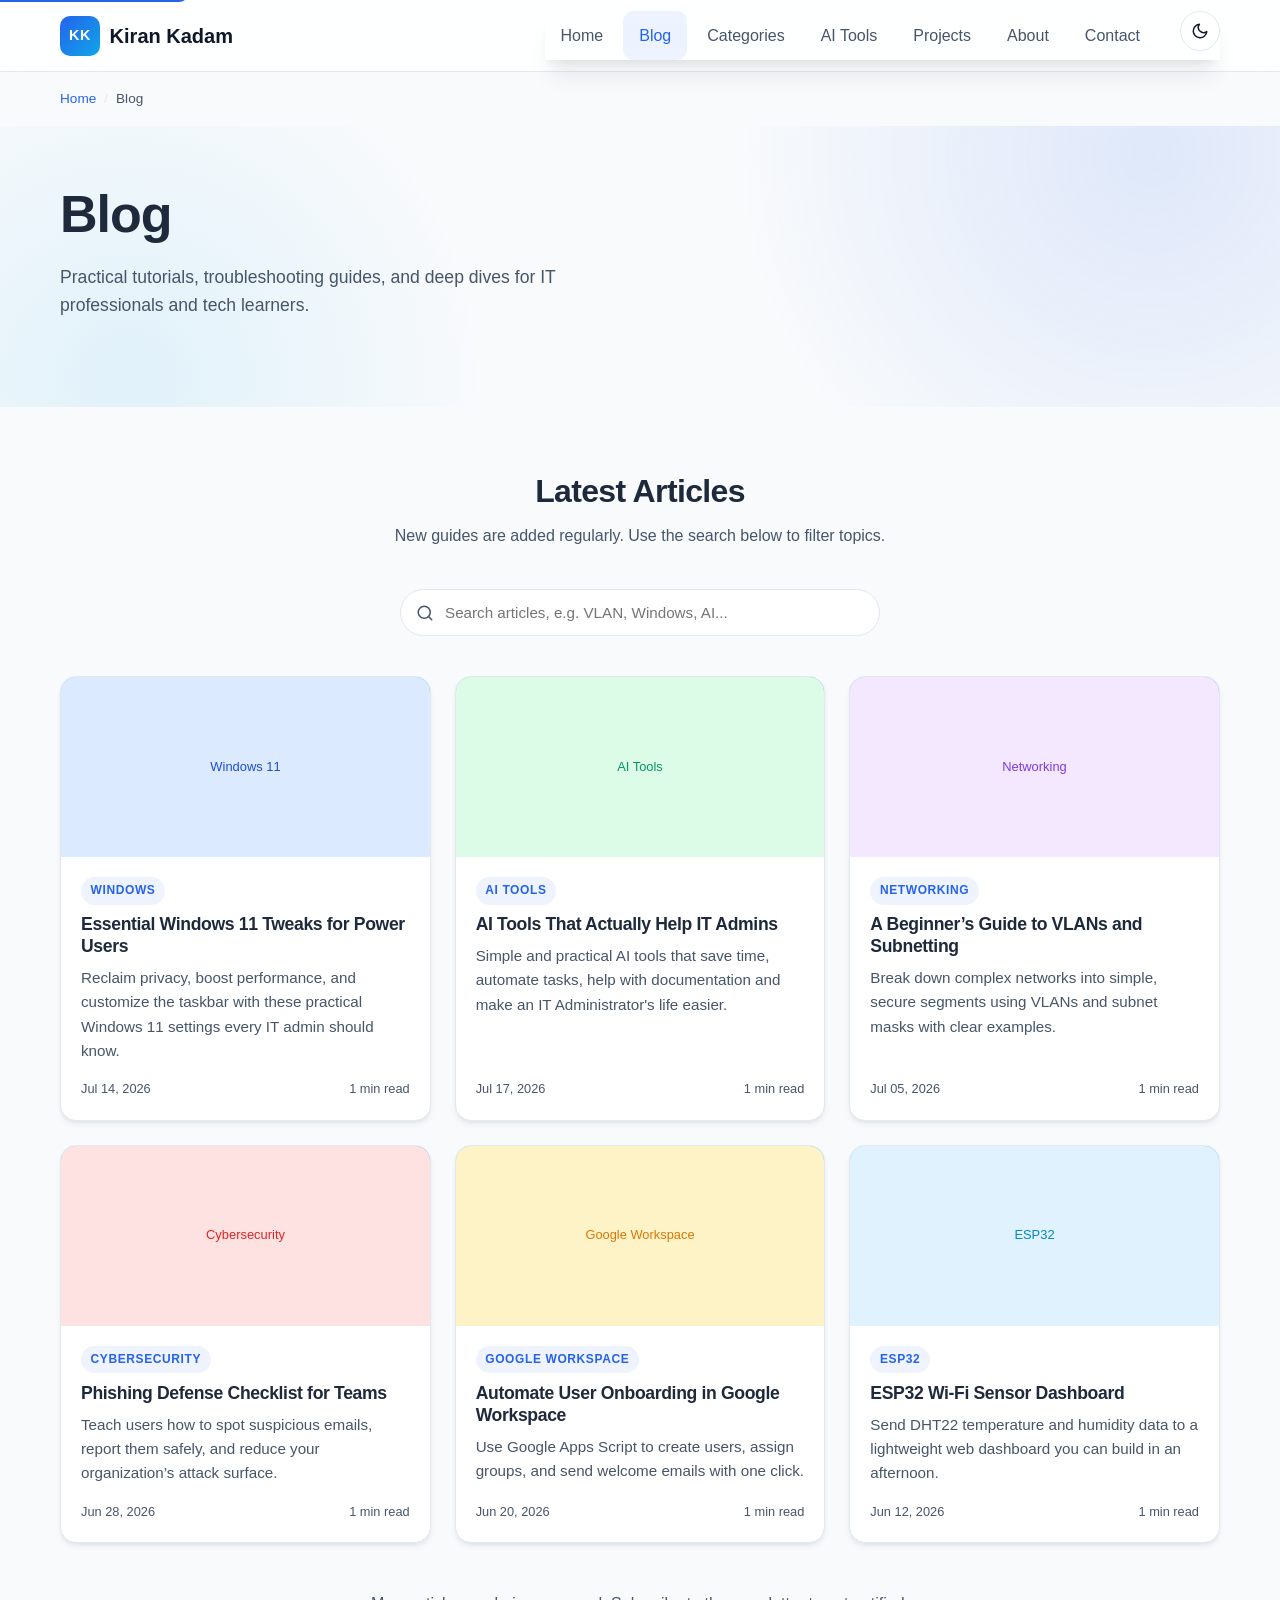
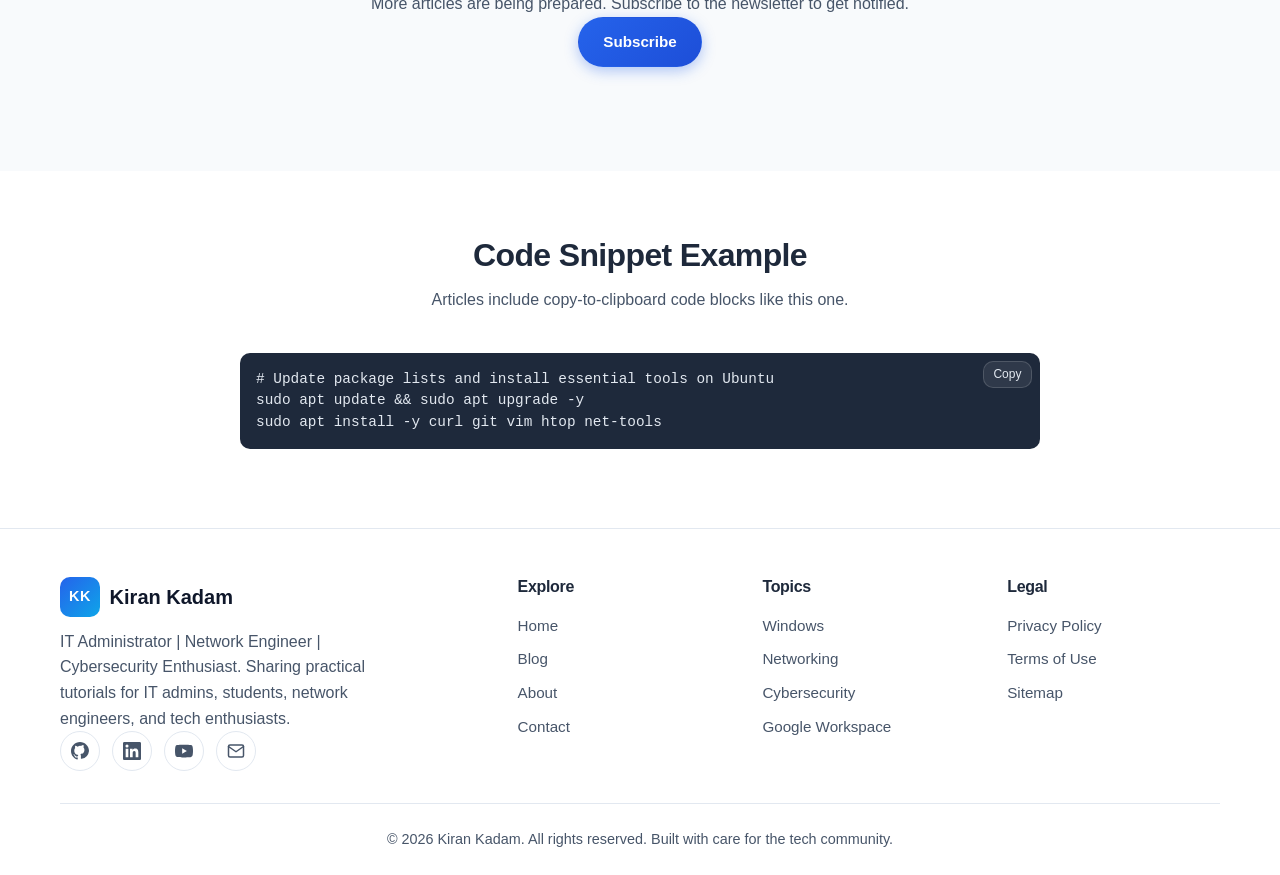
<file: blog.html>
<!DOCTYPE html>
<html lang="en">
<head>
  <meta charset="UTF-8">
  <meta name="viewport" content="width=device-width, initial-scale=1.0">
  <meta http-equiv="X-UA-Compatible" content="IE=edge">

  <script>
    (function () {
      const stored = localStorage.getItem("theme");
      const prefersDark = window.matchMedia("(prefers-color-scheme: dark)").matches;
      document.documentElement.setAttribute("data-theme", stored || (prefersDark ? "dark" : "light"));
    })();
  </script>

  <title>Blog | Kiran Kadam — Tech Tutorials & Guides</title>
  <meta name="description" content="Read the latest tutorials on Windows, networking, cybersecurity, AI tools, Google Workspace, ESP32 projects, and more from Kiran Kadam.">
  <meta name="author" content="Kiran Kadam">
  <meta name="robots" content="index, follow">
  <link rel="canonical" href="https://kirankadam.in/blog.html">

  <meta property="og:type" content="blog">
  <meta property="og:site_name" content="Kiran Kadam">
  <meta property="og:title" content="Blog | Kiran Kadam — Tech Tutorials & Guides">
  <meta property="og:description" content="Read the latest tutorials on Windows, networking, cybersecurity, AI tools, Google Workspace, ESP32 projects, and more.">
  <meta property="og:url" content="https://kirankadam.in/blog.html">
  <meta property="og:image" content="https://kirankadam.in/images/og-home.svg">

  <meta name="twitter:card" content="summary_large_image">
  <meta name="twitter:title" content="Blog | Kiran Kadam — Tech Tutorials & Guides">
  <meta name="twitter:description" content="Read the latest tutorials on Windows, networking, cybersecurity, AI tools, Google Workspace, ESP32 projects, and more.">
  <meta name="twitter:image" content="https://kirankadam.in/images/og-home.svg">

  <link rel="icon" type="image/svg+xml" href="images/favicon.svg">
  <link rel="stylesheet" href="css/style.css">
</head>
<body>
  <a href="#main-content" class="skip-link">Skip to main content</a>

  <header id="site-header" class="site-header"></header>

  <main id="main-content">
    <nav class="breadcrumbs" aria-label="Breadcrumb">
      <div class="container">
        <ol>
          <li><a href="index.html">Home</a></li>
          <li aria-current="page">Blog</li>
        </ol>
      </div>
    </nav>

    <section class="hero" aria-labelledby="blog-title">
      <div class="hero-bg"></div>
      <div class="container">
        <div class="section-header reveal" style="text-align:left; margin:0; max-width:720px;">
          <h1 id="blog-title" class="hero-title">Blog</h1>
          <p class="hero-subtitle">Practical tutorials, troubleshooting guides, and deep dives for IT professionals and tech learners.</p>
        </div>
      </div>
    </section>

    <section class="section" aria-labelledby="articles-title">
      <div class="container">
        <div class="section-header reveal">
          <h2 id="articles-title" class="section-title">Latest Articles</h2>
          <p class="section-subtitle">New guides are added regularly. Use the search below to filter topics.</p>
        </div>

        <div class="hero-search" style="max-width: 480px; margin: 0 auto 2.5rem;" role="search" aria-label="Filter articles">
          <svg class="search-icon" width="18" height="18" viewBox="0 0 24 24" fill="none" stroke="currentColor" stroke-width="2" stroke-linecap="round" stroke-linejoin="round" aria-hidden="true"><circle cx="11" cy="11" r="8"/><line x1="21" y1="21" x2="16.65" y2="16.65"/></svg>
          <input type="search" id="hero-search" placeholder="Search articles, e.g. VLAN, Windows, AI..." aria-label="Filter articles">
        </div>

        <div class="article-grid">
          <article class="article-card reveal" data-search="Windows 11 tweaks power users privacy performance" data-reading-time>
            <img src="data:image/svg+xml,%3Csvg xmlns='http://www.w3.org/2000/svg' width='800' height='450'%3E%3Crect width='800' height='450' fill='%23dbeafe'/%3E%3Ctext x='50%25' y='50%25' dominant-baseline='middle' text-anchor='middle' font-family='sans-serif' font-size='28' fill='%231d4ed8'%3EWindows 11%3C/text%3E%3C/svg%3E" alt="Windows 11 guide placeholder" class="article-thumb" width="800" height="450" loading="lazy">
            <div class="article-body">
              <span class="article-tag">Windows</span>
              <h3 class="article-title"><a href="posts/essential-windows-11-tweaks.html">Essential Windows 11 Tweaks for Power Users</a></h3>
              <p class="article-excerpt">Reclaim privacy, boost performance, and customize the taskbar with these practical Windows 11 settings every IT admin should know.</p>
              <div class="article-meta">
                <span>Jul 14, 2026</span>
                <span class="reading-time">5 min read</span>
              </div>
            </div>
          </article>

          <article class="article-card reveal" data-search="AI tools IT administrators automation documentation" data-reading-time>
            <img src="data:image/svg+xml,%3Csvg xmlns='http://www.w3.org/2000/svg' width='800' height='450'%3E%3Crect width='800' height='450' fill='%23dcfce7'/%3E%3Ctext x='50%25' y='50%25' dominant-baseline='middle' text-anchor='middle' font-family='sans-serif' font-size='28' fill='%23059669'%3EAI Tools%3C/text%3E%3C/svg%3E" alt="AI tools guide placeholder" class="article-thumb" width="800" height="450" loading="lazy">
            <div class="article-body">
              <span class="article-tag">AI Tools</span>
              <h3 class="article-title"><a href="posts/ai-tools-that-actually-help-it-admins.html">AI Tools That Actually Help IT Admins</a></h3>
              <p class="article-excerpt">Simple and practical AI tools that save time, automate tasks, help with documentation and make an IT Administrator's life easier.</p>
              <div class="article-meta">
                <span>Jul 17, 2026</span>
                <span class="reading-time">7 min read</span>
              </div>
            </div>
          </article>

          <article class="article-card reveal" data-search="VLAN subnetting beginner networking CCNA" data-reading-time>
            <img src="data:image/svg+xml,%3Csvg xmlns='http://www.w3.org/2000/svg' width='800' height='450'%3E%3Crect width='800' height='450' fill='%23f3e8ff'/%3E%3Ctext x='50%25' y='50%25' dominant-baseline='middle' text-anchor='middle' font-family='sans-serif' font-size='28' fill='%237c3aed'%3ENetworking%3C/text%3E%3C/svg%3E" alt="Networking guide placeholder" class="article-thumb" width="800" height="450" loading="lazy">
            <div class="article-body">
              <span class="article-tag">Networking</span>
              <h3 class="article-title"><a href="#">A Beginner’s Guide to VLANs and Subnetting</a></h3>
              <p class="article-excerpt">Break down complex networks into simple, secure segments using VLANs and subnet masks with clear examples.</p>
              <div class="article-meta">
                <span>Jul 05, 2026</span>
                <span class="reading-time">9 min read</span>
              </div>
            </div>
          </article>

          <article class="article-card reveal" data-search="phishing defense checklist security awareness" data-reading-time>
            <img src="data:image/svg+xml,%3Csvg xmlns='http://www.w3.org/2000/svg' width='800' height='450'%3E%3Crect width='800' height='450' fill='%23fee2e2'/%3E%3Ctext x='50%25' y='50%25' dominant-baseline='middle' text-anchor='middle' font-family='sans-serif' font-size='28' fill='%23dc2626'%3ECybersecurity%3C/text%3E%3C/svg%3E" alt="Cybersecurity guide placeholder" class="article-thumb" width="800" height="450" loading="lazy">
            <div class="article-body">
              <span class="article-tag">Cybersecurity</span>
              <h3 class="article-title"><a href="#">Phishing Defense Checklist for Teams</a></h3>
              <p class="article-excerpt">Teach users how to spot suspicious emails, report them safely, and reduce your organization’s attack surface.</p>
              <div class="article-meta">
                <span>Jun 28, 2026</span>
                <span class="reading-time">6 min read</span>
              </div>
            </div>
          </article>

          <article class="article-card reveal" data-search="Google Workspace onboarding automation Apps Script" data-reading-time>
            <img src="data:image/svg+xml,%3Csvg xmlns='http://www.w3.org/2000/svg' width='800' height='450'%3E%3Crect width='800' height='450' fill='%23fef3c7'/%3E%3Ctext x='50%25' y='50%25' dominant-baseline='middle' text-anchor='middle' font-family='sans-serif' font-size='28' fill='%23d97706'%3EGoogle Workspace%3C/text%3E%3C/svg%3E" alt="Google Workspace guide placeholder" class="article-thumb" width="800" height="450" loading="lazy">
            <div class="article-body">
              <span class="article-tag">Google Workspace</span>
              <h3 class="article-title"><a href="#">Automate User Onboarding in Google Workspace</a></h3>
              <p class="article-excerpt">Use Google Apps Script to create users, assign groups, and send welcome emails with one click.</p>
              <div class="article-meta">
                <span>Jun 20, 2026</span>
                <span class="reading-time">8 min read</span>
              </div>
            </div>
          </article>

          <article class="article-card reveal" data-search="ESP32 Wi-Fi sensor dashboard IoT DHT22" data-reading-time>
            <img src="data:image/svg+xml,%3Csvg xmlns='http://www.w3.org/2000/svg' width='800' height='450'%3E%3Crect width='800' height='450' fill='%23e0f2fe'/%3E%3Ctext x='50%25' y='50%25' dominant-baseline='middle' text-anchor='middle' font-family='sans-serif' font-size='28' fill='%230287c7'%3EESP32%3C/text%3E%3C/svg%3E" alt="ESP32 project placeholder" class="article-thumb" width="800" height="450" loading="lazy">
            <div class="article-body">
              <span class="article-tag">ESP32</span>
              <h3 class="article-title"><a href="#">ESP32 Wi-Fi Sensor Dashboard</a></h3>
              <p class="article-excerpt">Send DHT22 temperature and humidity data to a lightweight web dashboard you can build in an afternoon.</p>
              <div class="article-meta">
                <span>Jun 12, 2026</span>
                <span class="reading-time">11 min read</span>
              </div>
            </div>
          </article>
        </div>

        <div class="section-header reveal" style="margin-top: 3rem;">
          <p class="section-subtitle">More articles are being prepared. Subscribe to the newsletter to get notified.</p>
          <a href="index.html#newsletter-title" class="btn btn-primary">Subscribe</a>
        </div>
      </div>
    </section>

    <section class="section" aria-labelledby="code-demo-title" style="background: var(--surface-elevated);">
      <div class="container">
        <div class="section-header reveal">
          <h2 id="code-demo-title" class="section-title">Code Snippet Example</h2>
          <p class="section-subtitle">Articles include copy-to-clipboard code blocks like this one.</p>
        </div>
        <div class="reveal" style="max-width: 800px; margin: 0 auto;">
          <pre><code class="language-bash"># Update package lists and install essential tools on Ubuntu
sudo apt update && sudo apt upgrade -y
sudo apt install -y curl git vim htop net-tools</code><button type="button" class="copy-code">Copy</button></pre>
        </div>
      </div>
    </section>
  </main>

  <footer id="site-footer" class="site-footer"></footer>

  <button type="button" id="back-to-top" class="back-to-top" aria-label="Back to top" title="Back to top">
    <svg width="20" height="20" viewBox="0 0 24 24" fill="none" stroke="currentColor" stroke-width="2" stroke-linecap="round" stroke-linejoin="round" aria-hidden="true"><polyline points="18 15 12 9 6 15"/></svg>
  </button>

  <script src="js/script.js" defer></script>

  <script type="application/ld+json">
    {
      "@context": "https://schema.org",
      "@type": "Blog",
      "@id": "https://kirankadam.in/#blog",
      "url": "https://kirankadam.in/blog.html",
      "name": "Kiran Kadam Blog",
      "description": "Practical tutorials and guides for IT administrators, network engineers, cybersecurity learners, and tech enthusiasts.",
      "publisher": {
        "@id": "https://kirankadam.in/#person"
      }
    }
  </script>
</body>
</html>
</file>
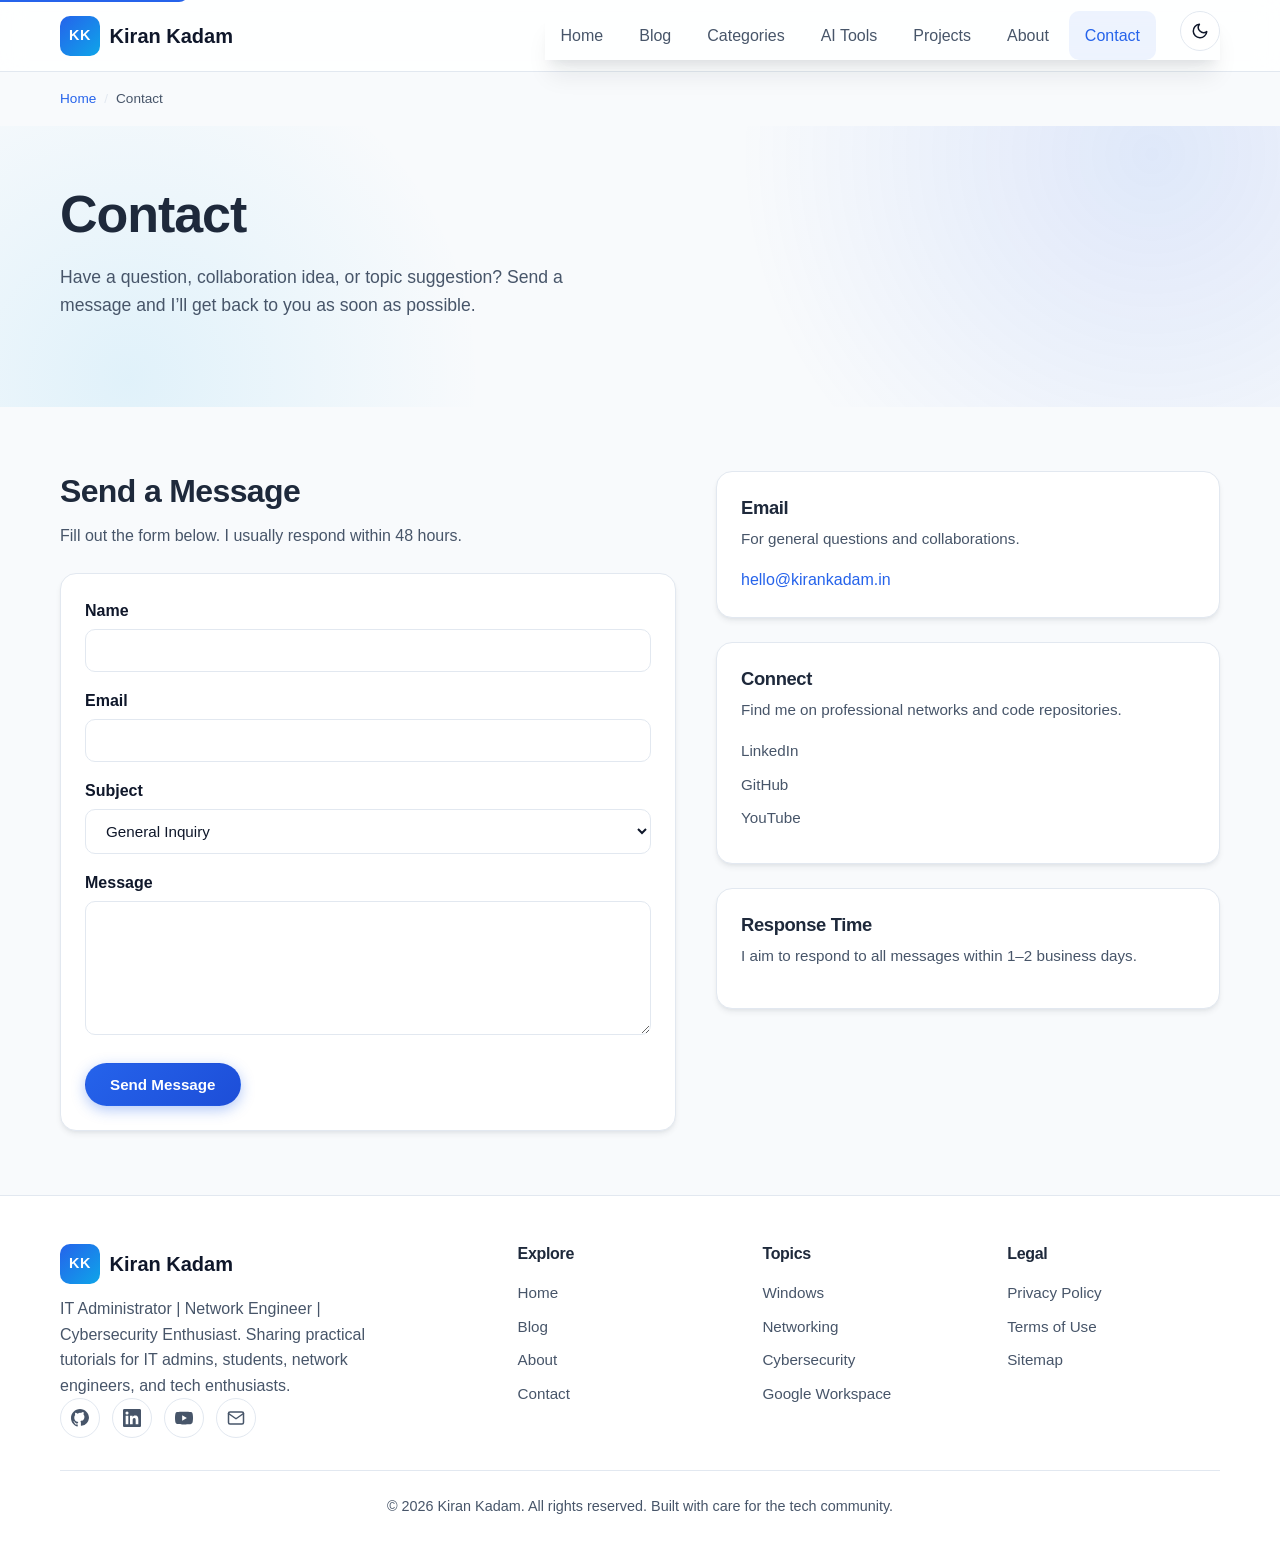
<file: contact.html>
<!DOCTYPE html>
<html lang="en">
<head>
  <meta charset="UTF-8">
  <meta name="viewport" content="width=device-width, initial-scale=1.0">
  <meta http-equiv="X-UA-Compatible" content="IE=edge">

  <script>
    (function () {
      const stored = localStorage.getItem("theme");
      const prefersDark = window.matchMedia("(prefers-color-scheme: dark)").matches;
      document.documentElement.setAttribute("data-theme", stored || (prefersDark ? "dark" : "light"));
    })();
  </script>

  <title>Contact | Kiran Kadam</title>
  <meta name="description" content="Get in touch with Kiran Kadam for collaborations, questions, or topic suggestions on IT administration, networking, cybersecurity, AI, and IoT.">
  <meta name="author" content="Kiran Kadam">
  <meta name="robots" content="index, follow">
  <link rel="canonical" href="https://kirankadam.in/contact.html">

  <meta property="og:type" content="website">
  <meta property="og:site_name" content="Kiran Kadam">
  <meta property="og:title" content="Contact | Kiran Kadam">
  <meta property="og:description" content="Get in touch with Kiran Kadam for collaborations, questions, or topic suggestions.">
  <meta property="og:url" content="https://kirankadam.in/contact.html">
  <meta property="og:image" content="https://kirankadam.in/images/og-home.svg">

  <meta name="twitter:card" content="summary_large_image">
  <meta name="twitter:title" content="Contact | Kiran Kadam">
  <meta name="twitter:description" content="Get in touch with Kiran Kadam for collaborations, questions, or topic suggestions.">
  <meta name="twitter:image" content="https://kirankadam.in/images/og-home.svg">

  <link rel="icon" type="image/svg+xml" href="images/favicon.svg">
  <link rel="stylesheet" href="css/style.css">
</head>
<body>
  <a href="#main-content" class="skip-link">Skip to main content</a>

  <header id="site-header" class="site-header"></header>

  <main id="main-content">
    <nav class="breadcrumbs" aria-label="Breadcrumb">
      <div class="container">
        <ol>
          <li><a href="index.html">Home</a></li>
          <li aria-current="page">Contact</li>
        </ol>
      </div>
    </nav>

    <section class="hero" aria-labelledby="contact-title">
      <div class="hero-bg"></div>
      <div class="container">
        <div class="section-header reveal" style="text-align:left; margin:0; max-width:720px;">
          <h1 id="contact-title" class="hero-title">Contact</h1>
          <p class="hero-subtitle">Have a question, collaboration idea, or topic suggestion? Send a message and I’ll get back to you as soon as possible.</p>
        </div>
      </div>
    </section>

    <section class="section" aria-labelledby="form-title">
      <div class="container">
        <div class="hero-grid" style="align-items:stretch;">
          <div class="reveal">
            <h2 id="form-title" class="section-title" style="text-align:left;">Send a Message</h2>
            <p style="margin-bottom:1.5rem;">Fill out the form below. I usually respond within 48 hours.</p>

            <form class="card" action="#" method="post" aria-label="Contact form">
              <div class="form-group" style="margin-bottom:1rem;">
                <label for="name" style="display:block; margin-bottom:0.35rem; font-weight:600;">Name</label>
                <input type="text" id="name" name="name" required style="width:100%; padding:0.75rem 1rem; border:1px solid var(--border); border-radius:var(--radius-sm); background:var(--surface); color:var(--text); font-size:0.95rem;">
              </div>
              <div class="form-group" style="margin-bottom:1rem;">
                <label for="email" style="display:block; margin-bottom:0.35rem; font-weight:600;">Email</label>
                <input type="email" id="email" name="email" required style="width:100%; padding:0.75rem 1rem; border:1px solid var(--border); border-radius:var(--radius-sm); background:var(--surface); color:var(--text); font-size:0.95rem;">
              </div>
              <div class="form-group" style="margin-bottom:1rem;">
                <label for="subject" style="display:block; margin-bottom:0.35rem; font-weight:600;">Subject</label>
                <select id="subject" name="subject" style="width:100%; padding:0.75rem 1rem; border:1px solid var(--border); border-radius:var(--radius-sm); background:var(--surface); color:var(--text); font-size:0.95rem;">
                  <option value="general">General Inquiry</option>
                  <option value="collab">Collaboration</option>
                  <option value="topic">Topic Suggestion</option>
                  <option value="support">Support</option>
                </select>
              </div>
              <div class="form-group" style="margin-bottom:1.25rem;">
                <label for="message" style="display:block; margin-bottom:0.35rem; font-weight:600;">Message</label>
                <textarea id="message" name="message" rows="6" required style="width:100%; padding:0.75rem 1rem; border:1px solid var(--border); border-radius:var(--radius-sm); background:var(--surface); color:var(--text); font-size:0.95rem; resize:vertical;"></textarea>
              </div>
              <button type="submit" class="btn btn-primary">Send Message</button>
            </form>
          </div>

          <div class="reveal" style="display:flex; flex-direction:column; gap:1.5rem;">
            <div class="card">
              <h3 class="card-title">Email</h3>
              <p class="card-text">For general questions and collaborations.</p>
              <a href="mailto:hello@kirankadam.in">hello@kirankadam.in</a>
            </div>
            <div class="card">
              <h3 class="card-title">Connect</h3>
              <p class="card-text">Find me on professional networks and code repositories.</p>
              <ul class="footer-links" style="margin-top:0.75rem;">
                <li><a href="https://www.linkedin.com/in/kirankadam" target="_blank" rel="noopener noreferrer">LinkedIn</a></li>
                <li><a href="https://github.com/kirankadam" target="_blank" rel="noopener noreferrer">GitHub</a></li>
                <li><a href="#">YouTube</a></li>
              </ul>
            </div>
            <div class="card">
              <h3 class="card-title">Response Time</h3>
              <p class="card-text">I aim to respond to all messages within 1–2 business days.</p>
            </div>
          </div>
        </div>
      </div>
    </section>
  </main>

  <footer id="site-footer" class="site-footer"></footer>

  <button type="button" id="back-to-top" class="back-to-top" aria-label="Back to top" title="Back to top">
    <svg width="20" height="20" viewBox="0 0 24 24" fill="none" stroke="currentColor" stroke-width="2" stroke-linecap="round" stroke-linejoin="round" aria-hidden="true"><polyline points="18 15 12 9 6 15"/></svg>
  </button>

  <script src="js/script.js" defer></script>

  <script type="application/ld+json">
    {
      "@context": "https://schema.org",
      "@type": "ContactPage",
      "name": "Contact Kiran Kadam",
      "url": "https://kirankadam.in/contact.html",
      "mainEntity": {
        "@type": "Person",
        "@id": "https://kirankadam.in/#person",
        "name": "Kiran Kadam",
        "email": "mailto:hello@kirankadam.in",
        "sameAs": [
          "https://github.com/kirankadam",
          "https://www.linkedin.com/in/kirankadam"
        ]
      }
    }
  </script>
</body>
</html>
</file>
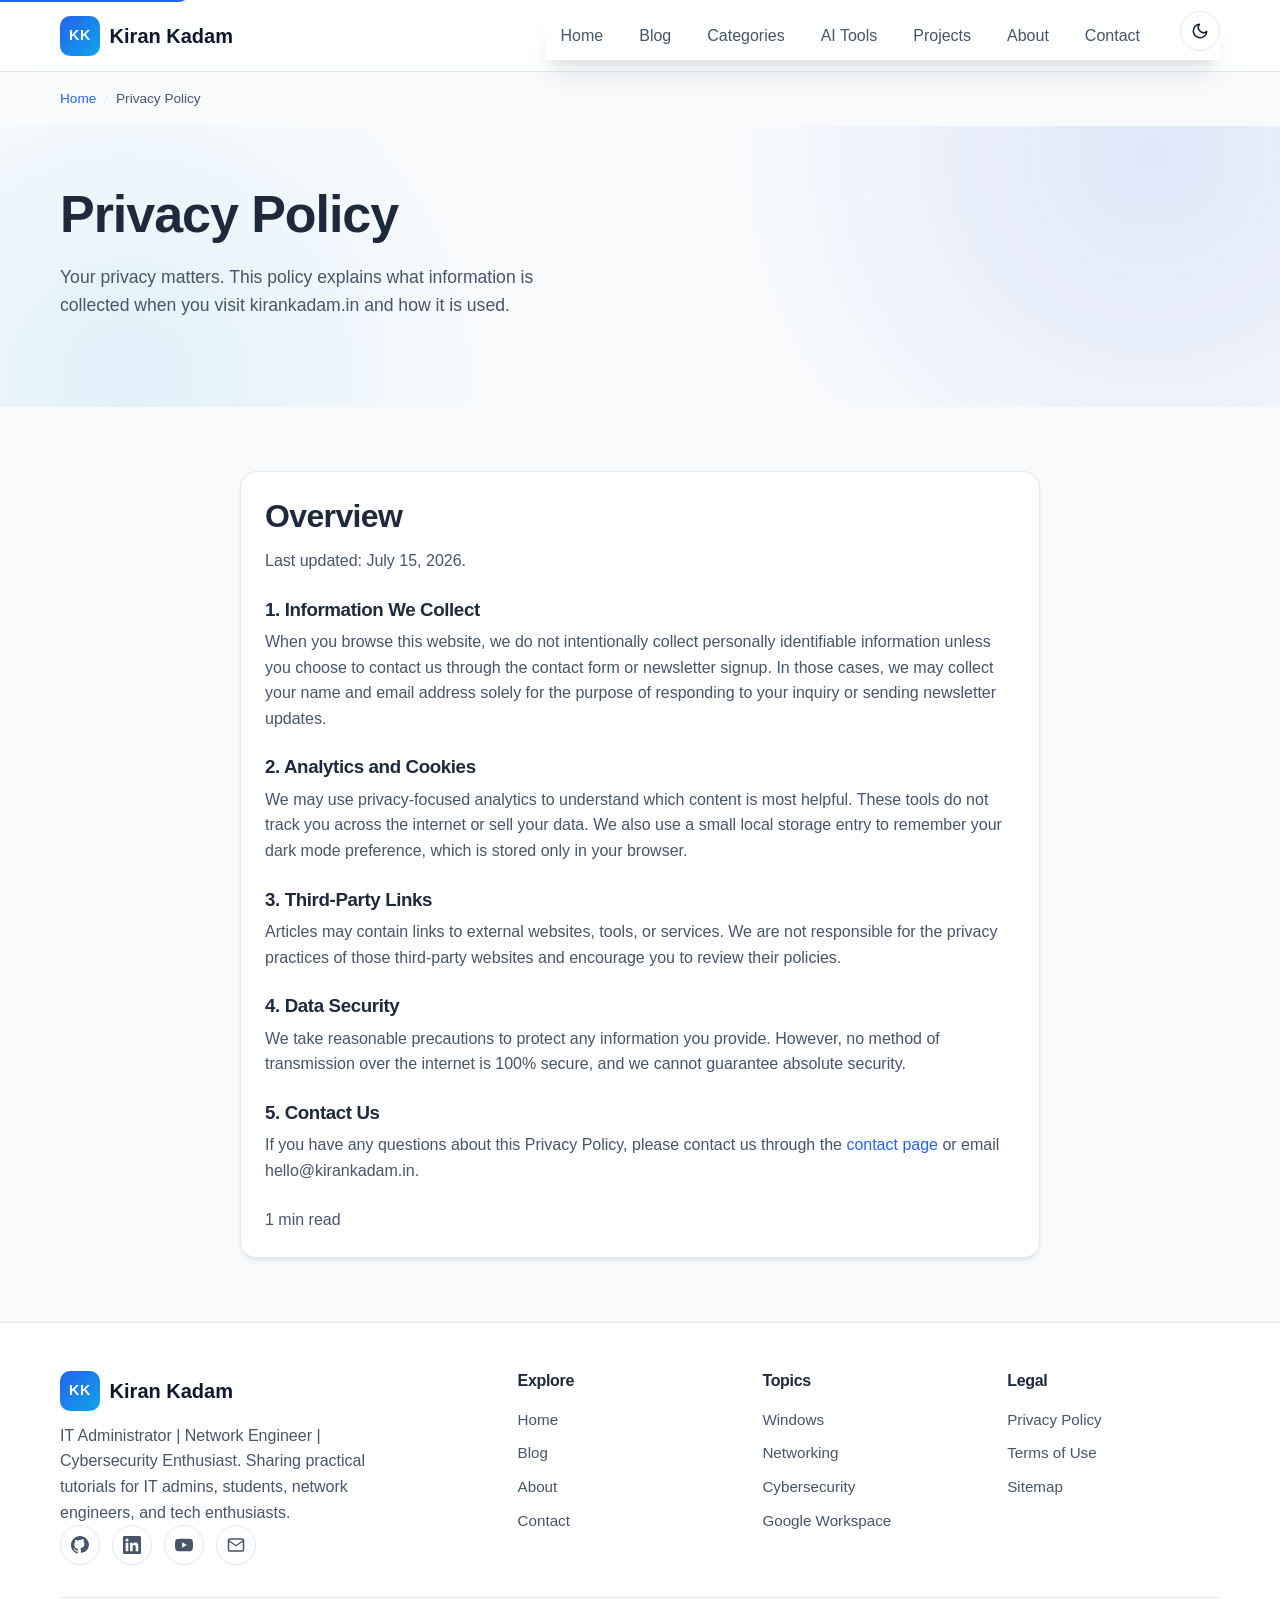
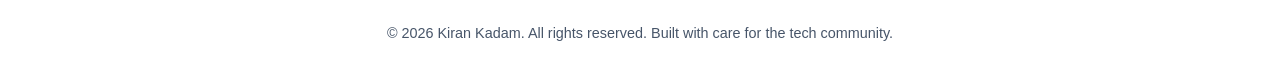
<file: privacy.html>
<!DOCTYPE html>
<html lang="en">
<head>
  <meta charset="UTF-8">
  <meta name="viewport" content="width=device-width, initial-scale=1.0">
  <meta http-equiv="X-UA-Compatible" content="IE=edge">

  <script>
    (function () {
      const stored = localStorage.getItem("theme");
      const prefersDark = window.matchMedia("(prefers-color-scheme: dark)").matches;
      document.documentElement.setAttribute("data-theme", stored || (prefersDark ? "dark" : "light"));
    })();
  </script>

  <title>Privacy Policy | Kiran Kadam</title>
  <meta name="description" content="Privacy policy for kirankadam.in. Learn how visitor information is collected, used, and protected.">
  <meta name="author" content="Kiran Kadam">
  <meta name="robots" content="index, follow">
  <link rel="canonical" href="https://kirankadam.in/privacy.html">

  <meta property="og:type" content="website">
  <meta property="og:site_name" content="Kiran Kadam">
  <meta property="og:title" content="Privacy Policy | Kiran Kadam">
  <meta property="og:description" content="Privacy policy for kirankadam.in.">
  <meta property="og:url" content="https://kirankadam.in/privacy.html">
  <meta property="og:image" content="https://kirankadam.in/images/og-home.svg">

  <meta name="twitter:card" content="summary_large_image">
  <meta name="twitter:title" content="Privacy Policy | Kiran Kadam">
  <meta name="twitter:description" content="Privacy policy for kirankadam.in.">
  <meta name="twitter:image" content="https://kirankadam.in/images/og-home.svg">

  <link rel="icon" type="image/svg+xml" href="images/favicon.svg">
  <link rel="stylesheet" href="css/style.css">
</head>
<body>
  <a href="#main-content" class="skip-link">Skip to main content</a>

  <header id="site-header" class="site-header"></header>

  <main id="main-content">
    <nav class="breadcrumbs" aria-label="Breadcrumb">
      <div class="container">
        <ol>
          <li><a href="index.html">Home</a></li>
          <li aria-current="page">Privacy Policy</li>
        </ol>
      </div>
    </nav>

    <section class="hero" aria-labelledby="privacy-title">
      <div class="hero-bg"></div>
      <div class="container">
        <div class="section-header reveal" style="text-align:left; margin:0; max-width:720px;">
          <h1 id="privacy-title" class="hero-title">Privacy Policy</h1>
          <p class="hero-subtitle">Your privacy matters. This policy explains what information is collected when you visit kirankadam.in and how it is used.</p>
        </div>
      </div>
    </section>

    <section class="section" aria-labelledby="policy-content">
      <div class="container">
        <div class="card reveal" style="max-width: 800px; margin: 0 auto;" data-reading-time>
          <h2 id="policy-content" class="section-title" style="text-align:left;">Overview</h2>
          <p style="margin-bottom:1rem;">Last updated: July 15, 2026.</p>

          <h3 style="margin-top:1.5rem; margin-bottom:0.5rem;">1. Information We Collect</h3>
          <p style="margin-bottom:1rem;">When you browse this website, we do not intentionally collect personally identifiable information unless you choose to contact us through the contact form or newsletter signup. In those cases, we may collect your name and email address solely for the purpose of responding to your inquiry or sending newsletter updates.</p>

          <h3 style="margin-top:1.5rem; margin-bottom:0.5rem;">2. Analytics and Cookies</h3>
          <p style="margin-bottom:1rem;">We may use privacy-focused analytics to understand which content is most helpful. These tools do not track you across the internet or sell your data. We also use a small local storage entry to remember your dark mode preference, which is stored only in your browser.</p>

          <h3 style="margin-top:1.5rem; margin-bottom:0.5rem;">3. Third-Party Links</h3>
          <p style="margin-bottom:1rem;">Articles may contain links to external websites, tools, or services. We are not responsible for the privacy practices of those third-party websites and encourage you to review their policies.</p>

          <h3 style="margin-top:1.5rem; margin-bottom:0.5rem;">4. Data Security</h3>
          <p style="margin-bottom:1rem;">We take reasonable precautions to protect any information you provide. However, no method of transmission over the internet is 100% secure, and we cannot guarantee absolute security.</p>

          <h3 style="margin-top:1.5rem; margin-bottom:0.5rem;">5. Contact Us</h3>
          <p>If you have any questions about this Privacy Policy, please contact us through the <a href="contact.html">contact page</a> or email hello@kirankadam.in.</p>

          <p style="margin-top:1.5rem; color:var(--text-muted);" class="reading-time"></p>
        </div>
      </div>
    </section>
  </main>

  <footer id="site-footer" class="site-footer"></footer>

  <button type="button" id="back-to-top" class="back-to-top" aria-label="Back to top" title="Back to top">
    <svg width="20" height="20" viewBox="0 0 24 24" fill="none" stroke="currentColor" stroke-width="2" stroke-linecap="round" stroke-linejoin="round" aria-hidden="true"><polyline points="18 15 12 9 6 15"/></svg>
  </button>

  <script src="js/script.js" defer></script>
</body>
</html>
</file>
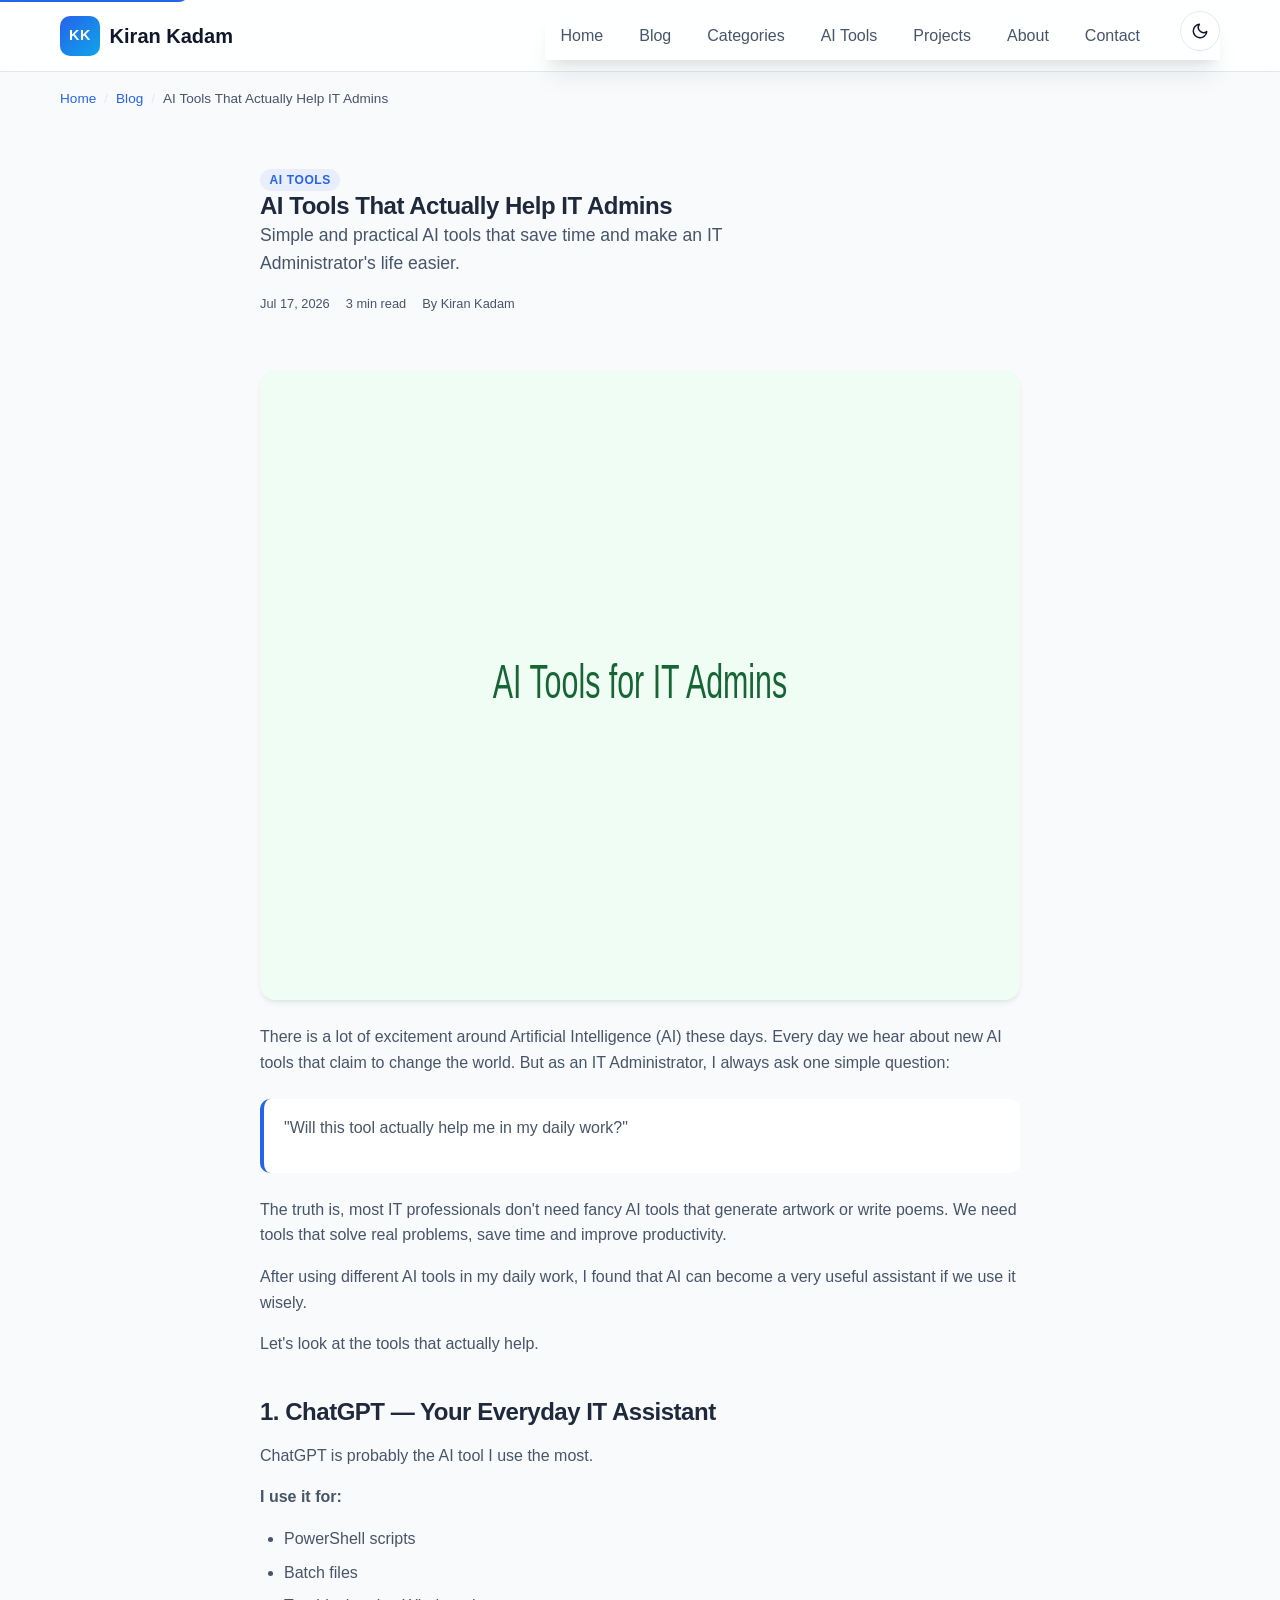
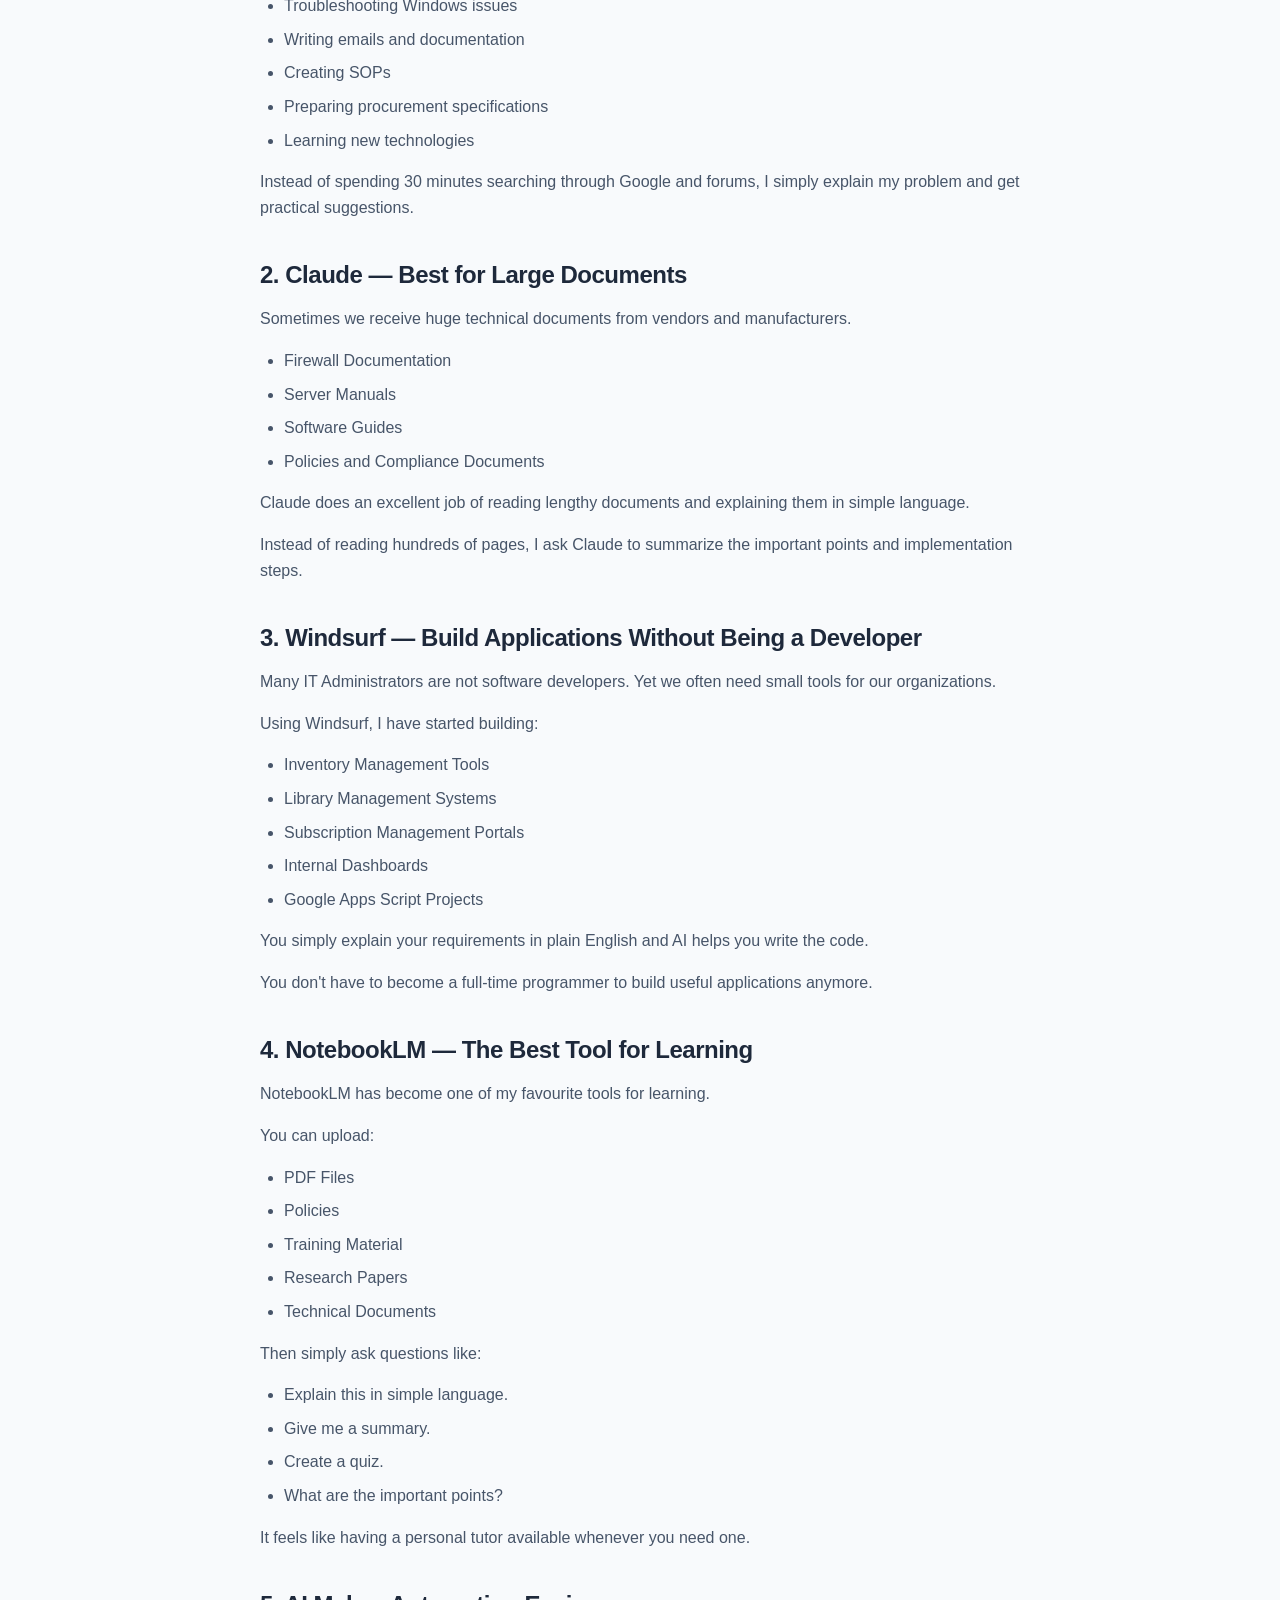
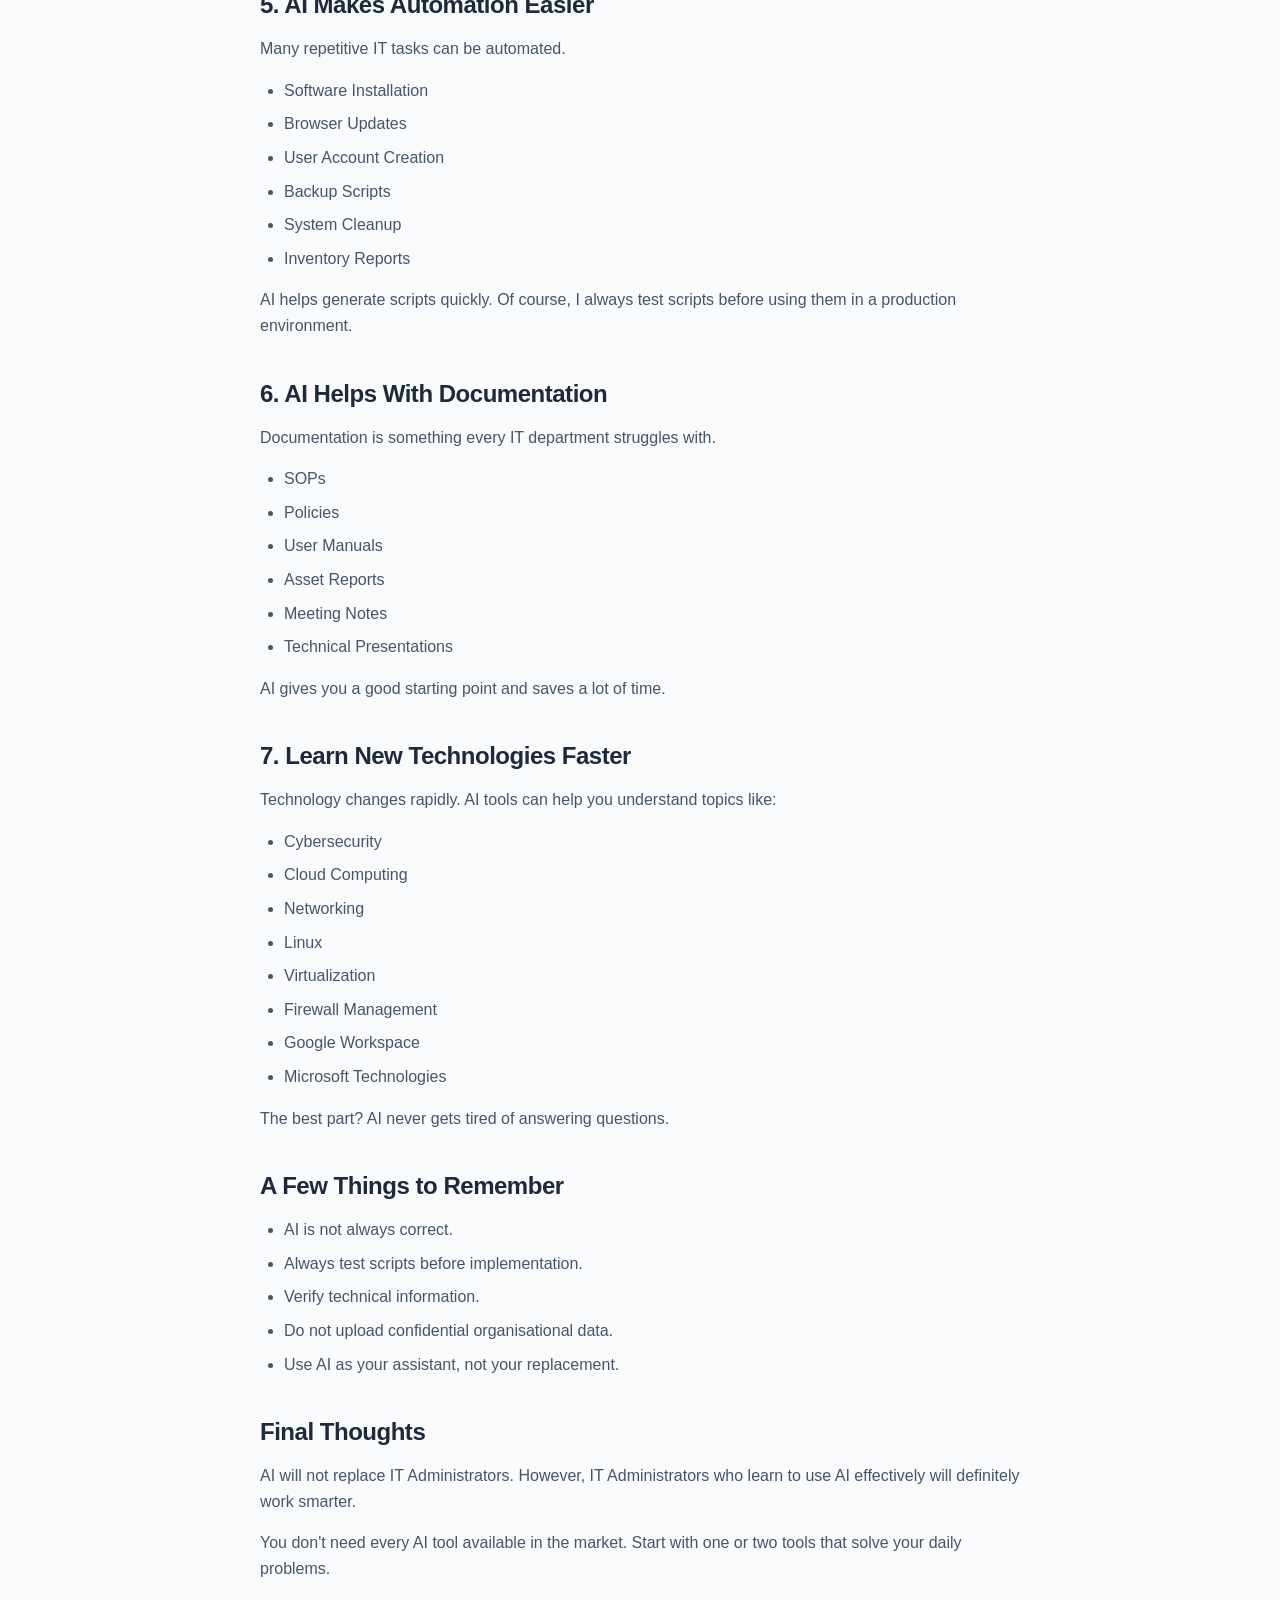
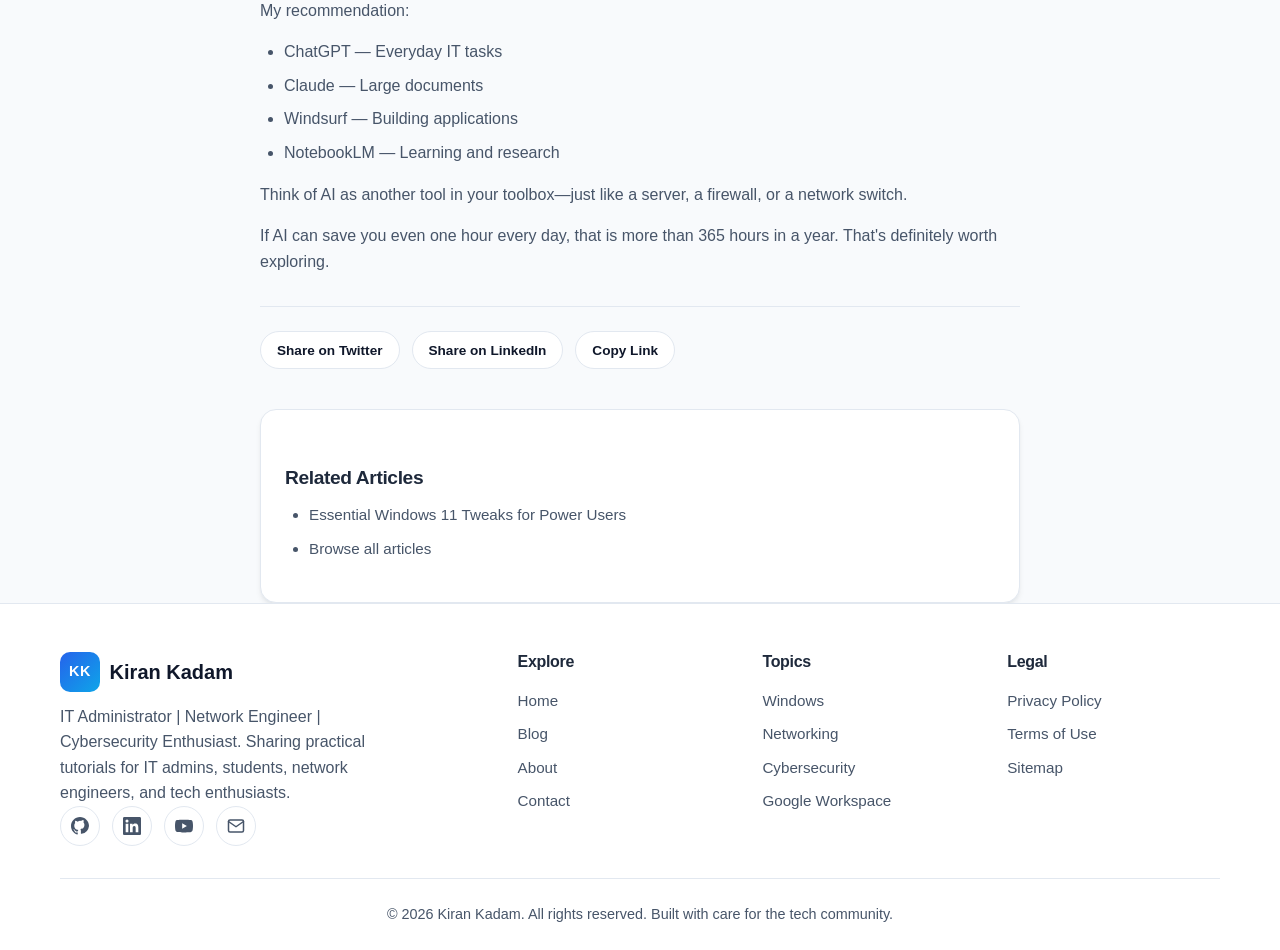
<file: posts/ai-tools-that-actually-help-it-admins.html>
<!DOCTYPE html>
<html lang="en">
<head>
  <meta charset="UTF-8">
  <meta name="viewport" content="width=device-width, initial-scale=1.0">
  <meta http-equiv="X-UA-Compatible" content="IE=edge">

  <script>
    (function () {
      const stored = localStorage.getItem("theme");
      const prefersDark = window.matchMedia("(prefers-color-scheme: dark)").matches;
      document.documentElement.setAttribute("data-theme", stored || (prefersDark ? "dark" : "light"));
    })();
  </script>

  <title>AI Tools That Actually Help IT Admins | Kiran Kadam</title>
  <meta name="description" content="Simple and practical AI tools that save time and make an IT Administrator's life easier.">
  <meta name="author" content="Kiran Kadam">
  <meta name="robots" content="index, follow">
  <link rel="canonical" href="https://kirankadam.in/posts/ai-tools-that-actually-help-it-admins.html">

  <meta property="og:type" content="article">
  <meta property="og:site_name" content="Kiran Kadam">
  <meta property="og:title" content="AI Tools That Actually Help IT Admins">
  <meta property="og:description" content="Simple and practical AI tools that save time and make an IT Administrator's life easier.">
  <meta property="og:url" content="https://kirankadam.in/posts/ai-tools-that-actually-help-it-admins.html">
  <meta property="og:image" content="https://kirankadam.in/images/og-home.svg">

  <meta name="twitter:card" content="summary_large_image">
  <meta name="twitter:title" content="AI Tools That Actually Help IT Admins">
  <meta name="twitter:description" content="Simple and practical AI tools that save time and make an IT Administrator's life easier.">
  <meta name="twitter:image" content="https://kirankadam.in/images/og-home.svg">

  <link rel="icon" type="image/svg+xml" href="../images/favicon.svg">
  <link rel="stylesheet" href="../css/style.css">
</head>
<body>
  <a href="#main-content" class="skip-link">Skip to main content</a>

  <header id="site-header" class="site-header"></header>

  <main id="main-content">
    <nav class="breadcrumbs" aria-label="Breadcrumb">
      <div class="container">
        <ol>
          <li><a href="/index.html">Home</a></li>
          <li><a href="/blog.html">Blog</a></li>
          <li aria-current="page">AI Tools That Actually Help IT Admins</li>
        </ol>
      </div>
    </nav>

    <article class="article-content" data-reading-time>
      <header class="article-hero">
        <span class="article-tag">AI Tools</span>
        <h1 id="article-title">AI Tools That Actually Help IT Admins</h1>
        <p class="hero-subtitle" style="font-size:1.1rem; margin-bottom:1rem;">Simple and practical AI tools that save time and make an IT Administrator's life easier.</p>
        <div class="article-meta" style="justify-content:flex-start; gap:1rem;">
          <span>Jul 17, 2026</span>
          <span class="reading-time">5 min read</span>
          <span>By Kiran Kadam</span>
        </div>
      </header>

      <img src="data:image/svg+xml,%3Csvg xmlns='http://www.w3.org/2000/svg' width='1200' height='630'%3E%3Crect width='1200' height='630' fill='%23f0fdf4'/%3E%3Ctext x='50%25' y='50%25' dominant-baseline='middle' text-anchor='middle' font-family='sans-serif' font-size='48' fill='%23166534'%3EAI Tools for IT Admins%3C/text%3E%3C/svg%3E" alt="AI Tools for IT Admins featured image" width="1200" height="630" loading="eager">

      <p>There is a lot of excitement around Artificial Intelligence (AI) these days. Every day we hear about new AI tools that claim to change the world. But as an IT Administrator, I always ask one simple question:</p>

      <blockquote class="blockquote" style="background:var(--surface); border-left:4px solid var(--primary); padding:1rem 1.25rem; border-radius:var(--radius-sm); margin:1.5rem 0; color:var(--text-muted);">
        <p>"Will this tool actually help me in my daily work?"</p>
      </blockquote>

      <p>The truth is, most IT professionals don't need fancy AI tools that generate artwork or write poems. We need tools that solve real problems, save time and improve productivity.</p>

      <p>After using different AI tools in my daily work, I found that AI can become a very useful assistant if we use it wisely.</p>

      <p>Let's look at the tools that actually help.</p>

      <h2 id="chatgpt">1. ChatGPT — Your Everyday IT Assistant</h2>
      <p>ChatGPT is probably the AI tool I use the most.</p>
      <p><strong>I use it for:</strong></p>
      <ul>
        <li>PowerShell scripts</li>
        <li>Batch files</li>
        <li>Troubleshooting Windows issues</li>
        <li>Writing emails and documentation</li>
        <li>Creating SOPs</li>
        <li>Preparing procurement specifications</li>
        <li>Learning new technologies</li>
      </ul>
      <p>Instead of spending 30 minutes searching through Google and forums, I simply explain my problem and get practical suggestions.</p>

      <h2 id="claude">2. Claude — Best for Large Documents</h2>
      <p>Sometimes we receive huge technical documents from vendors and manufacturers.</p>
      <ul>
        <li>Firewall Documentation</li>
        <li>Server Manuals</li>
        <li>Software Guides</li>
        <li>Policies and Compliance Documents</li>
      </ul>
      <p>Claude does an excellent job of reading lengthy documents and explaining them in simple language.</p>
      <p>Instead of reading hundreds of pages, I ask Claude to summarize the important points and implementation steps.</p>

      <h2 id="windsurf">3. Windsurf — Build Applications Without Being a Developer</h2>
      <p>Many IT Administrators are not software developers. Yet we often need small tools for our organizations.</p>
      <p>Using Windsurf, I have started building:</p>
      <ul>
        <li>Inventory Management Tools</li>
        <li>Library Management Systems</li>
        <li>Subscription Management Portals</li>
        <li>Internal Dashboards</li>
        <li>Google Apps Script Projects</li>
      </ul>
      <p>You simply explain your requirements in plain English and AI helps you write the code.</p>
      <p>You don't have to become a full-time programmer to build useful applications anymore.</p>

      <h2 id="notebooklm">4. NotebookLM — The Best Tool for Learning</h2>
      <p>NotebookLM has become one of my favourite tools for learning.</p>
      <p>You can upload:</p>
      <ul>
        <li>PDF Files</li>
        <li>Policies</li>
        <li>Training Material</li>
        <li>Research Papers</li>
        <li>Technical Documents</li>
      </ul>
      <p>Then simply ask questions like:</p>
      <ul>
        <li>Explain this in simple language.</li>
        <li>Give me a summary.</li>
        <li>Create a quiz.</li>
        <li>What are the important points?</li>
      </ul>
      <p>It feels like having a personal tutor available whenever you need one.</p>

      <h2 id="automation">5. AI Makes Automation Easier</h2>
      <p>Many repetitive IT tasks can be automated.</p>
      <ul>
        <li>Software Installation</li>
        <li>Browser Updates</li>
        <li>User Account Creation</li>
        <li>Backup Scripts</li>
        <li>System Cleanup</li>
        <li>Inventory Reports</li>
      </ul>
      <p>AI helps generate scripts quickly. Of course, I always test scripts before using them in a production environment.</p>

      <h2 id="documentation">6. AI Helps With Documentation</h2>
      <p>Documentation is something every IT department struggles with.</p>
      <ul>
        <li>SOPs</li>
        <li>Policies</li>
        <li>User Manuals</li>
        <li>Asset Reports</li>
        <li>Meeting Notes</li>
        <li>Technical Presentations</li>
      </ul>
      <p>AI gives you a good starting point and saves a lot of time.</p>

      <h2 id="learning">7. Learn New Technologies Faster</h2>
      <p>Technology changes rapidly. AI tools can help you understand topics like:</p>
      <ul>
        <li>Cybersecurity</li>
        <li>Cloud Computing</li>
        <li>Networking</li>
        <li>Linux</li>
        <li>Virtualization</li>
        <li>Firewall Management</li>
        <li>Google Workspace</li>
        <li>Microsoft Technologies</li>
      </ul>
      <p>The best part? AI never gets tired of answering questions.</p>

      <h2 id="remember">A Few Things to Remember</h2>
      <ul>
        <li>AI is not always correct.</li>
        <li>Always test scripts before implementation.</li>
        <li>Verify technical information.</li>
        <li>Do not upload confidential organisational data.</li>
        <li>Use AI as your assistant, not your replacement.</li>
      </ul>

      <h2 id="final">Final Thoughts</h2>
      <p>AI will not replace IT Administrators. However, IT Administrators who learn to use AI effectively will definitely work smarter.</p>
      <p>You don't need every AI tool available in the market. Start with one or two tools that solve your daily problems.</p>
      <p>My recommendation:</p>
      <ul>
        <li>ChatGPT — Everyday IT tasks</li>
        <li>Claude — Large documents</li>
        <li>Windsurf — Building applications</li>
        <li>NotebookLM — Learning and research</li>
      </ul>
      <p>Think of AI as another tool in your toolbox—just like a server, a firewall, or a network switch.</p>
      <p>If AI can save you even one hour every day, that is more than 365 hours in a year. That's definitely worth exploring.</p>

      <div class="share-buttons" aria-label="Share this article">
        <a href="https://twitter.com/intent/tweet?url=https://kirankadam.in/posts/ai-tools-that-actually-help-it-admins.html&text=AI%20Tools%20That%20Actually%20Help%20IT%20Admins" target="_blank" rel="noopener noreferrer" class="btn btn-sm btn-secondary">Share on Twitter</a>
        <a href="https://www.linkedin.com/shareArticle?url=https://kirankadam.in/posts/ai-tools-that-actually-help-it-admins.html&title=AI%20Tools%20That%20Actually%20Help%20IT%20Admins" target="_blank" rel="noopener noreferrer" class="btn btn-sm btn-secondary">Share on LinkedIn</a>
        <button type="button" class="btn btn-sm btn-secondary" id="copy-link">Copy Link</button>
      </div>

      <div class="card" style="margin-top: 2.5rem;">
        <h3 class="card-title">Related Articles</h3>
        <ul class="footer-links" style="margin-top:0.75rem;">
          <li><a href="/posts/essential-windows-11-tweaks.html">Essential Windows 11 Tweaks for Power Users</a></li>
          <li><a href="/blog.html">Browse all articles</a></li>
        </ul>
      </div>
    </article>
  </main>

  <footer id="site-footer" class="site-footer"></footer>

  <button type="button" id="back-to-top" class="back-to-top" aria-label="Back to top" title="Back to top">
    <svg width="20" height="20" viewBox="0 0 24 24" fill="none" stroke="currentColor" stroke-width="2" stroke-linecap="round" stroke-linejoin="round" aria-hidden="true"><polyline points="18 15 12 9 6 15"/></svg>
  </button>

  <script src="../js/script.js" defer></script>
</body>
</html>
</file>
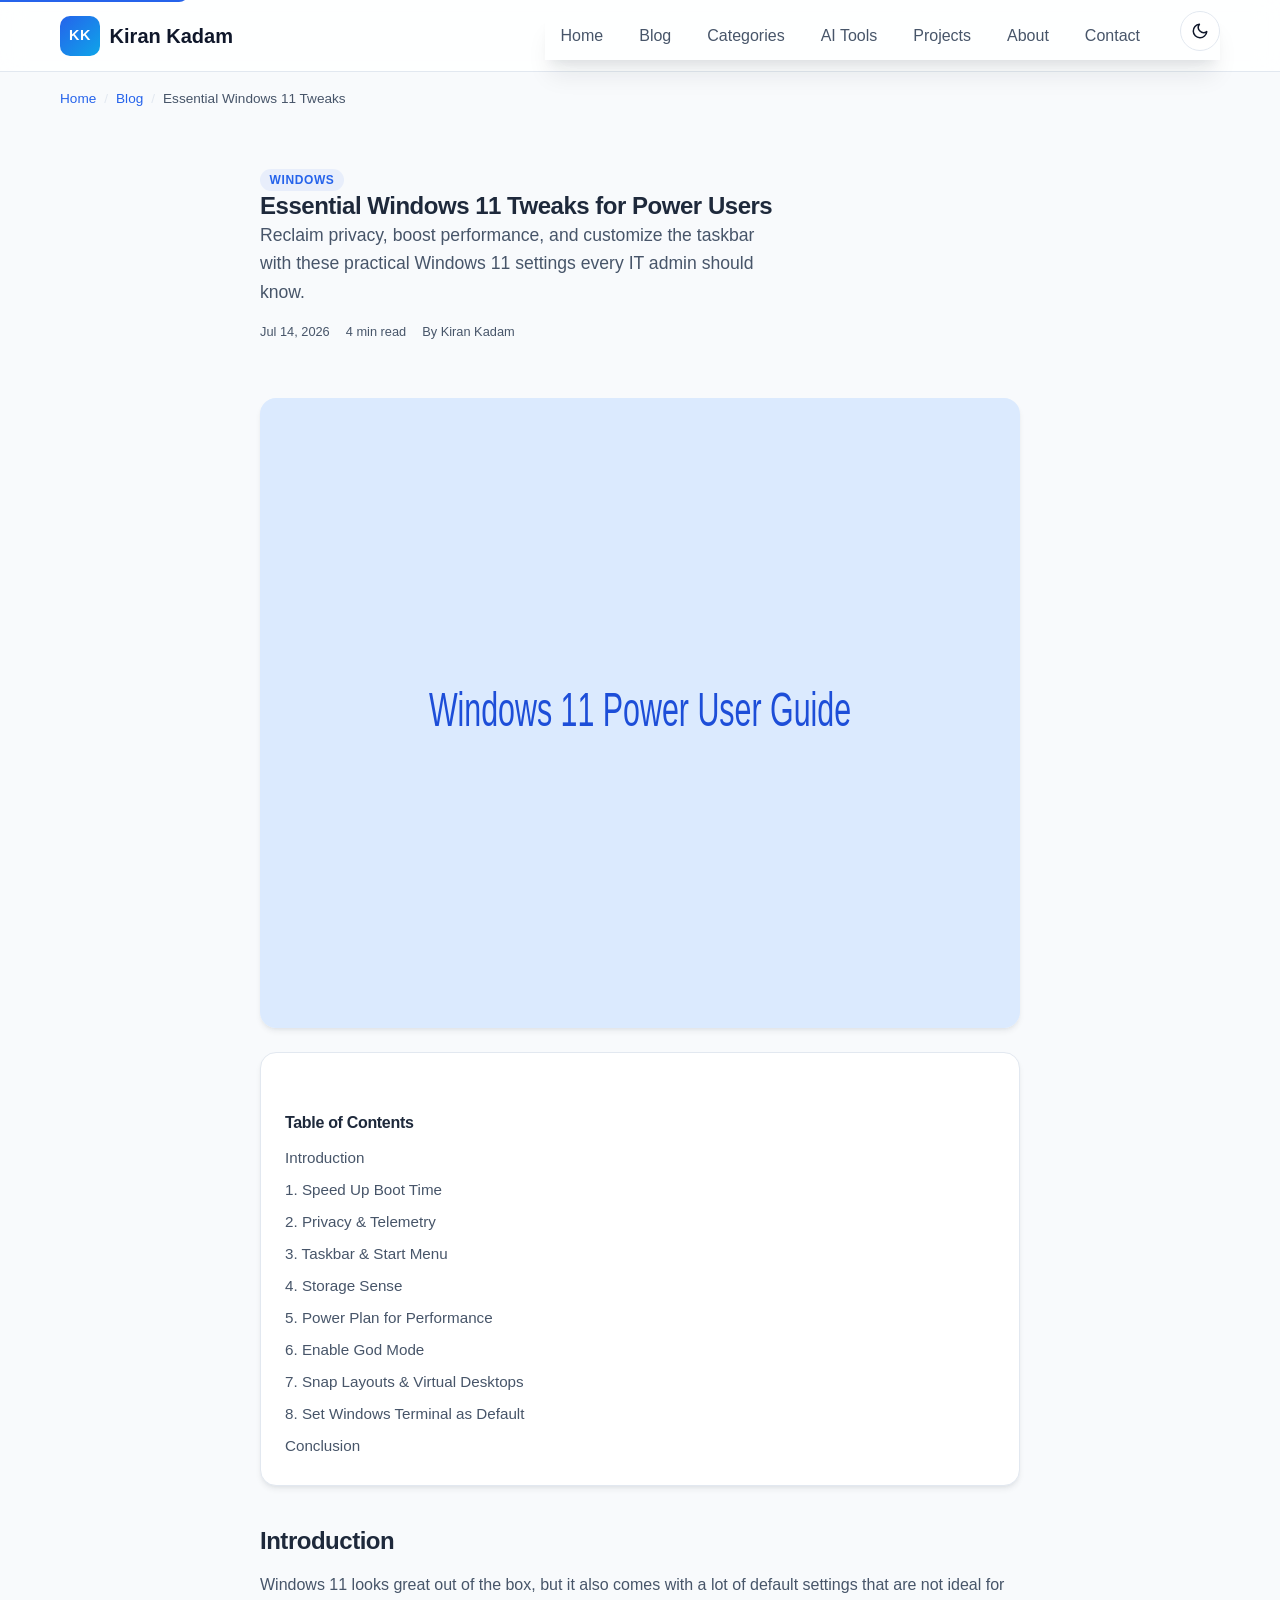
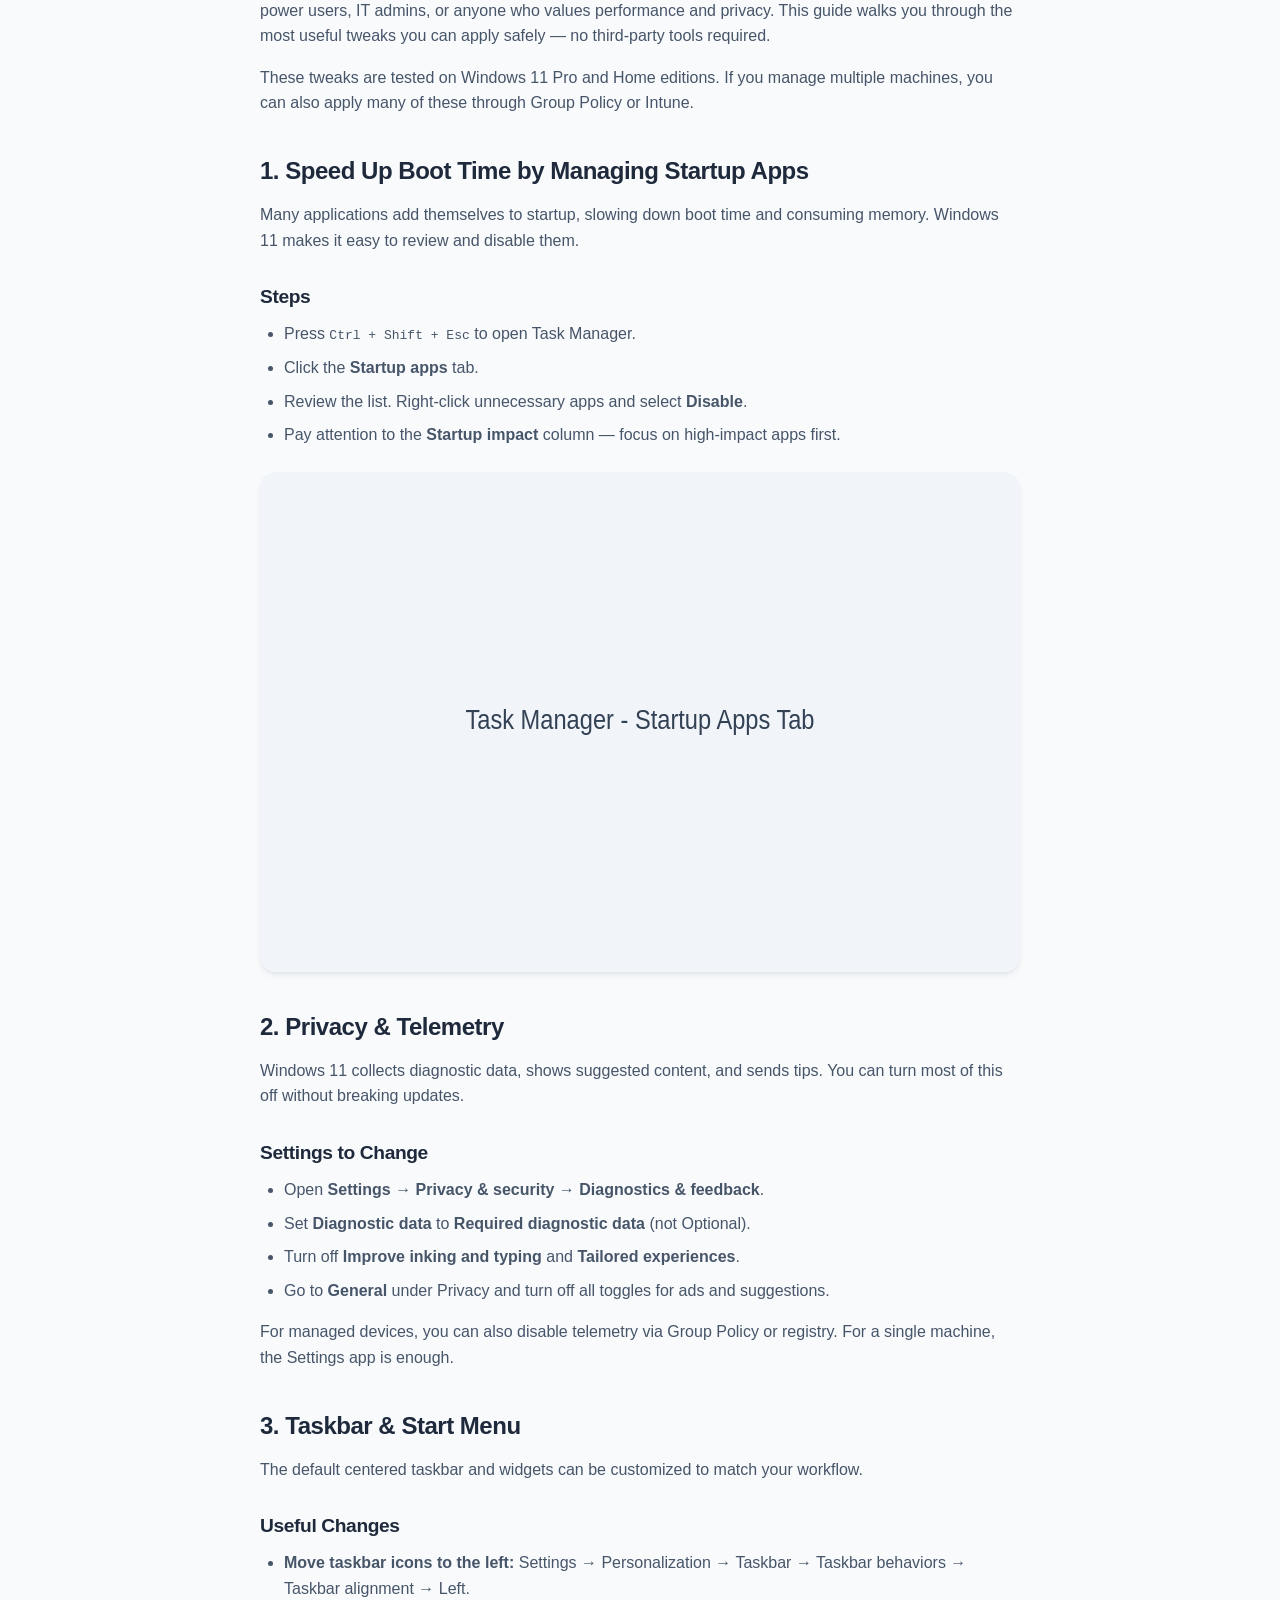
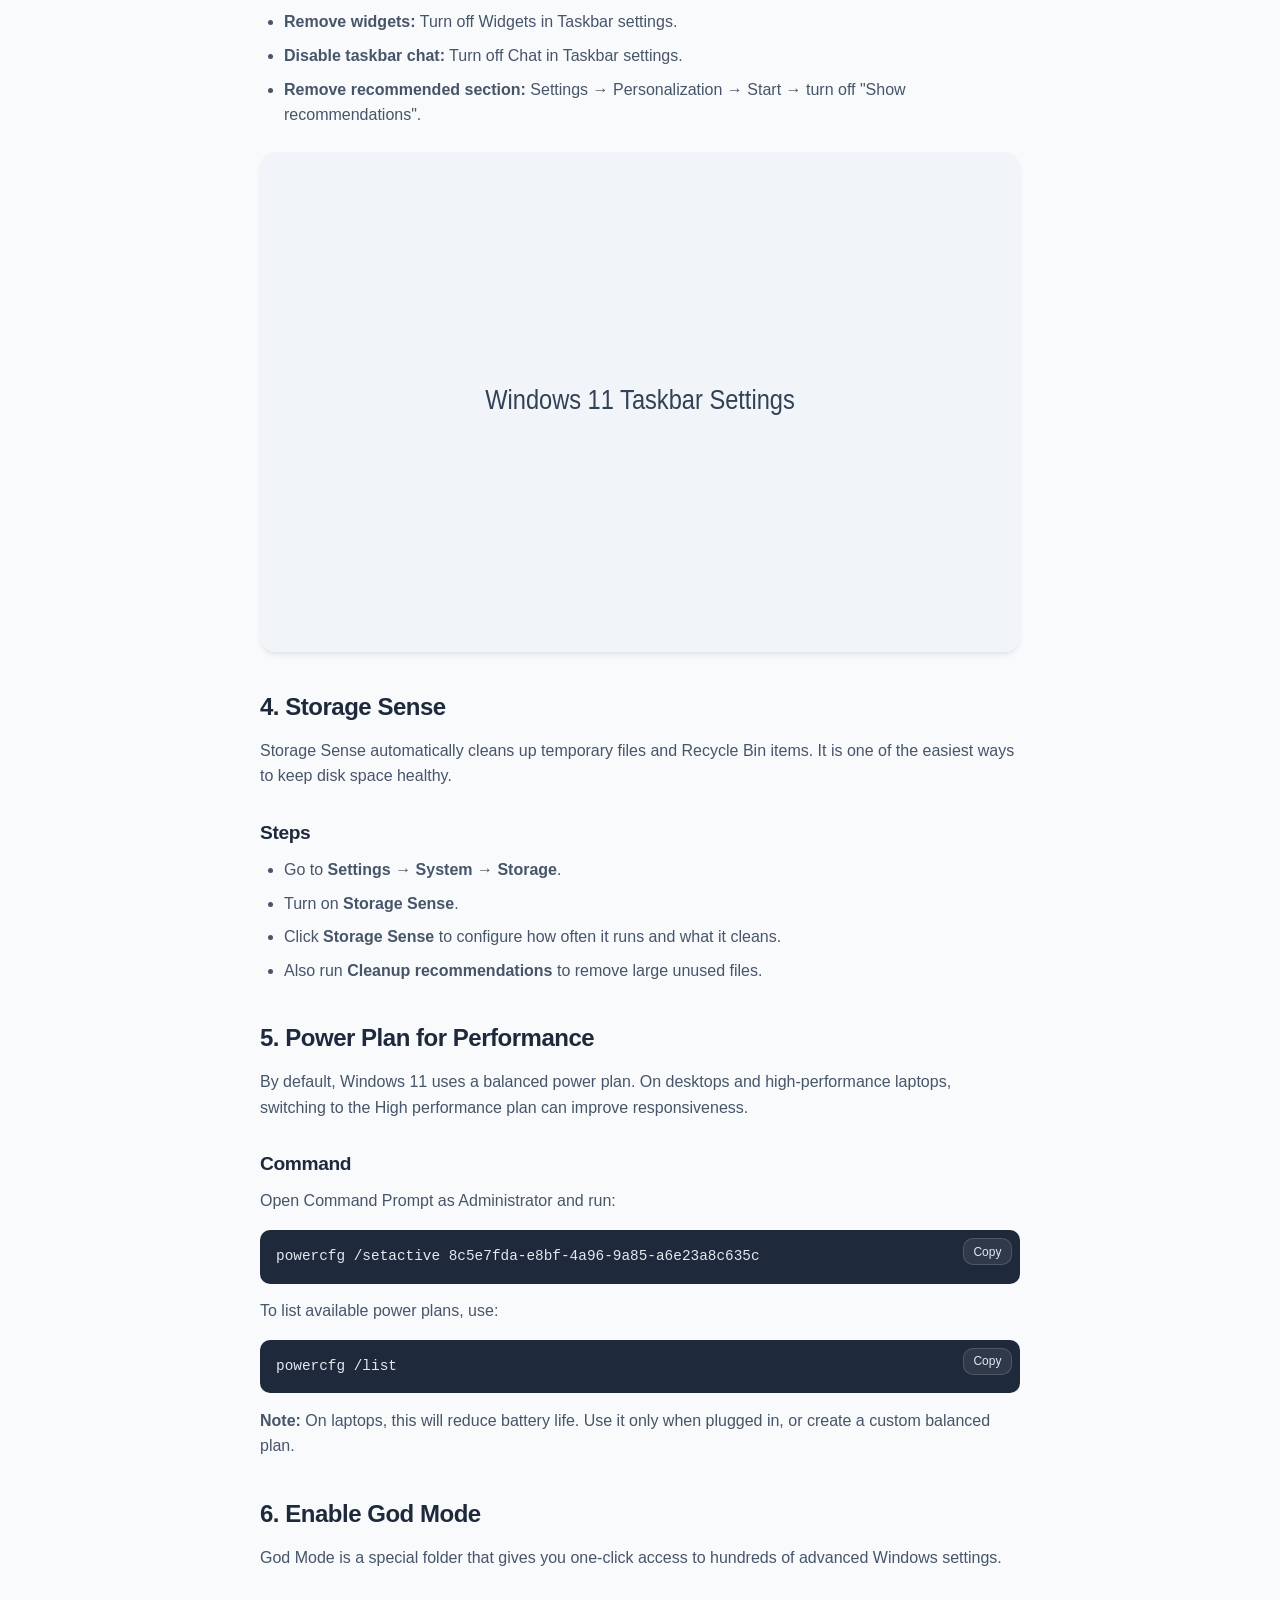
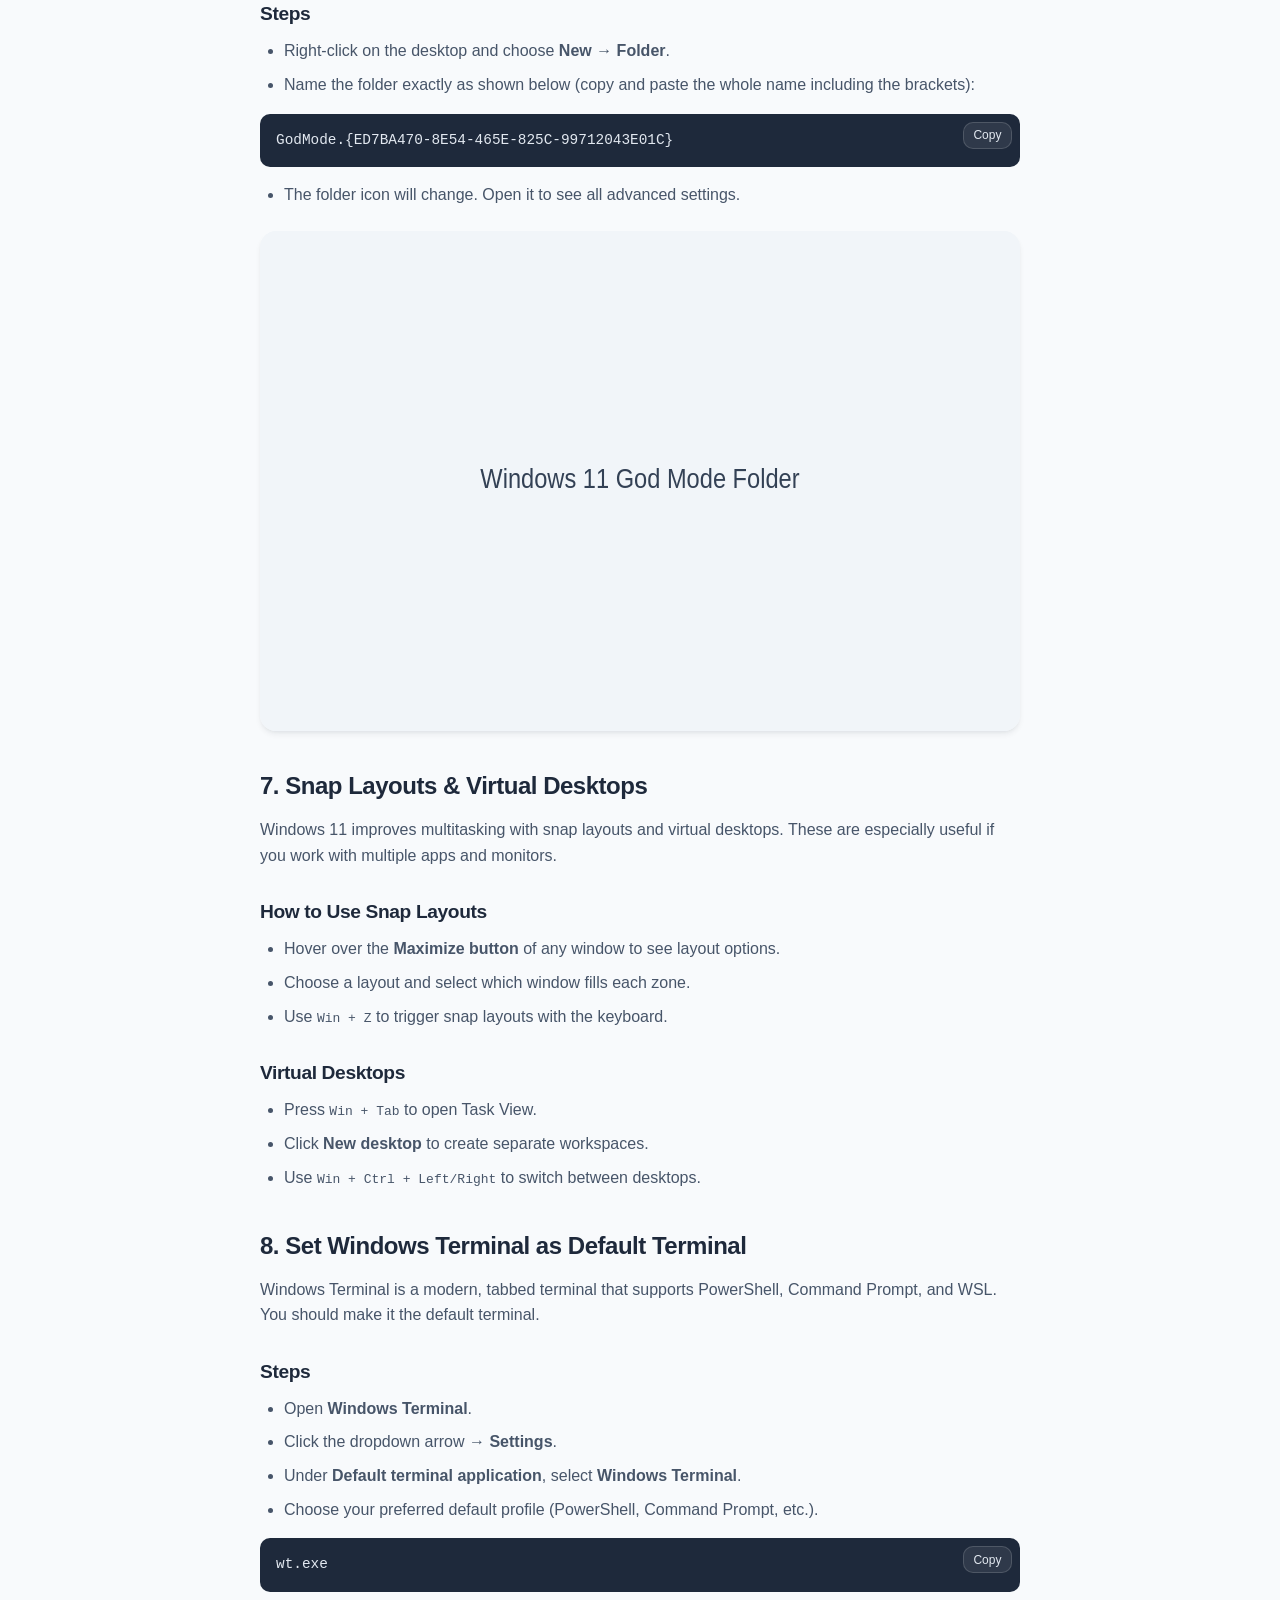
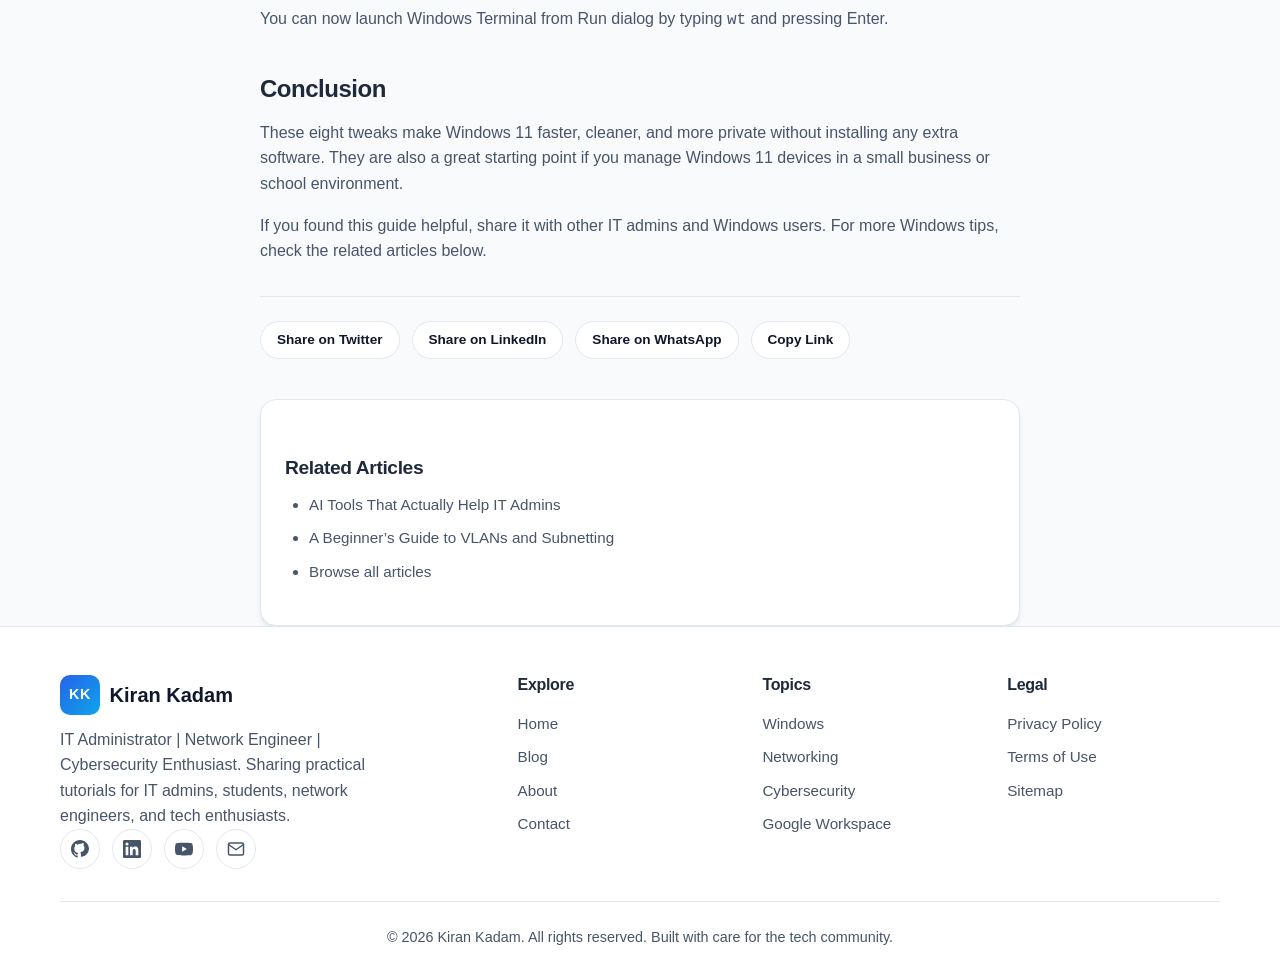
<file: posts/essential-windows-11-tweaks.html>
<!DOCTYPE html>
<html lang="en">
<head>
  <meta charset="UTF-8">
  <meta name="viewport" content="width=device-width, initial-scale=1.0">
  <meta http-equiv="X-UA-Compatible" content="IE=edge">

  <script>
    (function () {
      const stored = localStorage.getItem("theme");
      const prefersDark = window.matchMedia("(prefers-color-scheme: dark)").matches;
      document.documentElement.setAttribute("data-theme", stored || (prefersDark ? "dark" : "light"));
    })();
  </script>

  <title>Essential Windows 11 Tweaks for Power Users | Kiran Kadam</title>
  <meta name="description" content="Reclaim privacy, boost performance, and customize Windows 11 with these practical tweaks every IT admin and power user should know.">
  <meta name="author" content="Kiran Kadam">
  <meta name="robots" content="index, follow">
  <link rel="canonical" href="https://kirankadam.in/posts/essential-windows-11-tweaks.html">

  <meta property="og:type" content="article">
  <meta property="og:site_name" content="Kiran Kadam">
  <meta property="og:title" content="Essential Windows 11 Tweaks for Power Users">
  <meta property="og:description" content="Reclaim privacy, boost performance, and customize Windows 11 with these practical tweaks.">
  <meta property="og:url" content="https://kirankadam.in/posts/essential-windows-11-tweaks.html">
  <meta property="og:image" content="https://kirankadam.in/images/og-home.svg">

  <meta name="twitter:card" content="summary_large_image">
  <meta name="twitter:title" content="Essential Windows 11 Tweaks for Power Users">
  <meta name="twitter:description" content="Reclaim privacy, boost performance, and customize Windows 11 with these practical tweaks.">
  <meta name="twitter:image" content="https://kirankadam.in/images/og-home.svg">

  <link rel="icon" type="image/svg+xml" href="../images/favicon.svg">
  <link rel="stylesheet" href="../css/style.css">
</head>
<body>
  <a href="#main-content" class="skip-link">Skip to main content</a>

  <header id="site-header" class="site-header"></header>

  <main id="main-content">
    <nav class="breadcrumbs" aria-label="Breadcrumb">
      <div class="container">
        <ol>
          <li><a href="../index.html">Home</a></li>
          <li><a href="../blog.html">Blog</a></li>
          <li aria-current="page">Essential Windows 11 Tweaks</li>
        </ol>
      </div>
    </nav>

    <article class="article-content" data-reading-time>
      <header class="article-hero">
        <span class="article-tag">Windows</span>
        <h1 id="article-title">Essential Windows 11 Tweaks for Power Users</h1>
        <p class="hero-subtitle" style="font-size:1.1rem; margin-bottom:1rem;">Reclaim privacy, boost performance, and customize the taskbar with these practical Windows 11 settings every IT admin should know.</p>
        <div class="article-meta" style="justify-content:flex-start; gap:1rem;">
          <span>Jul 14, 2026</span>
          <span class="reading-time">5 min read</span>
          <span>By Kiran Kadam</span>
        </div>
      </header>

      <img src="data:image/svg+xml,%3Csvg xmlns='http://www.w3.org/2000/svg' width='1200' height='630'%3E%3Crect width='1200' height='630' fill='%23dbeafe'/%3E%3Ctext x='50%25' y='50%25' dominant-baseline='middle' text-anchor='middle' font-family='sans-serif' font-size='48' fill='%231d4ed8'%3EWindows 11 Power User Guide%3C/text%3E%3C/svg%3E" alt="Windows 11 power user guide featured image" width="1200" height="630" loading="eager">

      <nav class="toc" aria-labelledby="toc-title">
        <h2 id="toc-title">Table of Contents</h2>
        <ul>
          <li><a href="#intro">Introduction</a></li>
          <li><a href="#startup">1. Speed Up Boot Time</a></li>
          <li><a href="#privacy">2. Privacy & Telemetry</a></li>
          <li><a href="#taskbar">3. Taskbar & Start Menu</a></li>
          <li><a href="#storage">4. Storage Sense</a></li>
          <li><a href="#power">5. Power Plan for Performance</a></li>
          <li><a href="#godmode">6. Enable God Mode</a></li>
          <li><a href="#snap">7. Snap Layouts & Virtual Desktops</a></li>
          <li><a href="#terminal">8. Set Windows Terminal as Default</a></li>
          <li><a href="#conclusion">Conclusion</a></li>
        </ul>
      </nav>

      <section id="intro">
        <h2>Introduction</h2>
        <p>Windows 11 looks great out of the box, but it also comes with a lot of default settings that are not ideal for power users, IT admins, or anyone who values performance and privacy. This guide walks you through the most useful tweaks you can apply safely — no third-party tools required.</p>
        <p>These tweaks are tested on Windows 11 Pro and Home editions. If you manage multiple machines, you can also apply many of these through Group Policy or Intune.</p>
      </section>

      <section id="startup">
        <h2>1. Speed Up Boot Time by Managing Startup Apps</h2>
        <p>Many applications add themselves to startup, slowing down boot time and consuming memory. Windows 11 makes it easy to review and disable them.</p>
        <h3>Steps</h3>
        <ol>
          <li>Press <kbd>Ctrl + Shift + Esc</kbd> to open Task Manager.</li>
          <li>Click the <strong>Startup apps</strong> tab.</li>
          <li>Review the list. Right-click unnecessary apps and select <strong>Disable</strong>.</li>
          <li>Pay attention to the <strong>Startup impact</strong> column — focus on high-impact apps first.</li>
        </ol>
        <img src="data:image/svg+xml,%3Csvg xmlns='http://www.w3.org/2000/svg' width='900' height='500'%3E%3Crect width='900' height='500' fill='%23f1f5f9'/%3E%3Ctext x='50%25' y='50%25' dominant-baseline='middle' text-anchor='middle' font-family='sans-serif' font-size='28' fill='%23334155'%3ETask Manager - Startup Apps Tab%3C/text%3E%3C/svg%3E" alt="Task Manager startup apps tab screenshot placeholder" width="900" height="500" loading="lazy">
      </section>

      <section id="privacy">
        <h2>2. Privacy & Telemetry</h2>
        <p>Windows 11 collects diagnostic data, shows suggested content, and sends tips. You can turn most of this off without breaking updates.</p>
        <h3>Settings to Change</h3>
        <ol>
          <li>Open <strong>Settings → Privacy & security → Diagnostics & feedback</strong>.</li>
          <li>Set <strong>Diagnostic data</strong> to <strong>Required diagnostic data</strong> (not Optional).</li>
          <li>Turn off <strong>Improve inking and typing</strong> and <strong>Tailored experiences</strong>.</li>
          <li>Go to <strong>General</strong> under Privacy and turn off all toggles for ads and suggestions.</li>
        </ol>
        <p>For managed devices, you can also disable telemetry via Group Policy or registry. For a single machine, the Settings app is enough.</p>
      </section>

      <section id="taskbar">
        <h2>3. Taskbar & Start Menu</h2>
        <p>The default centered taskbar and widgets can be customized to match your workflow.</p>
        <h3>Useful Changes</h3>
        <ul>
          <li><strong>Move taskbar icons to the left:</strong> Settings → Personalization → Taskbar → Taskbar behaviors → Taskbar alignment → Left.</li>
          <li><strong>Remove widgets:</strong> Turn off Widgets in Taskbar settings.</li>
          <li><strong>Disable taskbar chat:</strong> Turn off Chat in Taskbar settings.</li>
          <li><strong>Remove recommended section:</strong> Settings → Personalization → Start → turn off "Show recommendations".</li>
        </ul>
        <img src="data:image/svg+xml,%3Csvg xmlns='http://www.w3.org/2000/svg' width='900' height='500'%3E%3Crect width='900' height='500' fill='%23f1f5f9'/%3E%3Ctext x='50%25' y='50%25' dominant-baseline='middle' text-anchor='middle' font-family='sans-serif' font-size='28' fill='%23334155'%3EWindows 11 Taskbar Settings%3C/text%3E%3C/svg%3E" alt="Windows 11 taskbar settings placeholder" width="900" height="500" loading="lazy">
      </section>

      <section id="storage">
        <h2>4. Storage Sense</h2>
        <p>Storage Sense automatically cleans up temporary files and Recycle Bin items. It is one of the easiest ways to keep disk space healthy.</p>
        <h3>Steps</h3>
        <ol>
          <li>Go to <strong>Settings → System → Storage</strong>.</li>
          <li>Turn on <strong>Storage Sense</strong>.</li>
          <li>Click <strong>Storage Sense</strong> to configure how often it runs and what it cleans.</li>
          <li>Also run <strong>Cleanup recommendations</strong> to remove large unused files.</li>
        </ol>
      </section>

      <section id="power">
        <h2>5. Power Plan for Performance</h2>
        <p>By default, Windows 11 uses a balanced power plan. On desktops and high-performance laptops, switching to the High performance plan can improve responsiveness.</p>
        <h3>Command</h3>
        <p>Open Command Prompt as Administrator and run:</p>
        <pre><code>powercfg /setactive 8c5e7fda-e8bf-4a96-9a85-a6e23a8c635c</code><button type="button" class="copy-code">Copy</button></pre>
        <p>To list available power plans, use:</p>
        <pre><code>powercfg /list</code><button type="button" class="copy-code">Copy</button></pre>
        <p><strong>Note:</strong> On laptops, this will reduce battery life. Use it only when plugged in, or create a custom balanced plan.</p>
      </section>

      <section id="godmode">
        <h2>6. Enable God Mode</h2>
        <p>God Mode is a special folder that gives you one-click access to hundreds of advanced Windows settings.</p>
        <h3>Steps</h3>
        <ol>
          <li>Right-click on the desktop and choose <strong>New → Folder</strong>.</li>
          <li>Name the folder exactly as shown below (copy and paste the whole name including the brackets):</li>
        </ol>
        <pre><code>GodMode.{ED7BA470-8E54-465E-825C-99712043E01C}</code><button type="button" class="copy-code">Copy</button></pre>
        <ol start="3">
          <li>The folder icon will change. Open it to see all advanced settings.</li>
        </ol>
        <img src="data:image/svg+xml,%3Csvg xmlns='http://www.w3.org/2000/svg' width='900' height='500'%3E%3Crect width='900' height='500' fill='%23f1f5f9'/%3E%3Ctext x='50%25' y='50%25' dominant-baseline='middle' text-anchor='middle' font-family='sans-serif' font-size='28' fill='%23334155'%3EWindows 11 God Mode Folder%3C/text%3E%3C/svg%3E" alt="Windows 11 God Mode folder placeholder" width="900" height="500" loading="lazy">
      </section>

      <section id="snap">
        <h2>7. Snap Layouts & Virtual Desktops</h2>
        <p>Windows 11 improves multitasking with snap layouts and virtual desktops. These are especially useful if you work with multiple apps and monitors.</p>
        <h3>How to Use Snap Layouts</h3>
        <ul>
          <li>Hover over the <strong>Maximize button</strong> of any window to see layout options.</li>
          <li>Choose a layout and select which window fills each zone.</li>
          <li>Use <kbd>Win + Z</kbd> to trigger snap layouts with the keyboard.</li>
        </ul>
        <h3>Virtual Desktops</h3>
        <ul>
          <li>Press <kbd>Win + Tab</kbd> to open Task View.</li>
          <li>Click <strong>New desktop</strong> to create separate workspaces.</li>
          <li>Use <kbd>Win + Ctrl + Left/Right</kbd> to switch between desktops.</li>
        </ul>
      </section>

      <section id="terminal">
        <h2>8. Set Windows Terminal as Default Terminal</h2>
        <p>Windows Terminal is a modern, tabbed terminal that supports PowerShell, Command Prompt, and WSL. You should make it the default terminal.</p>
        <h3>Steps</h3>
        <ol>
          <li>Open <strong>Windows Terminal</strong>.</li>
          <li>Click the dropdown arrow → <strong>Settings</strong>.</li>
          <li>Under <strong>Default terminal application</strong>, select <strong>Windows Terminal</strong>.</li>
          <li>Choose your preferred default profile (PowerShell, Command Prompt, etc.).</li>
        </ol>
        <pre><code>wt.exe</code><button type="button" class="copy-code">Copy</button></pre>
        <p>You can now launch Windows Terminal from Run dialog by typing <code>wt</code> and pressing Enter.</p>
      </section>

      <section id="conclusion">
        <h2>Conclusion</h2>
        <p>These eight tweaks make Windows 11 faster, cleaner, and more private without installing any extra software. They are also a great starting point if you manage Windows 11 devices in a small business or school environment.</p>
        <p>If you found this guide helpful, share it with other IT admins and Windows users. For more Windows tips, check the related articles below.</p>
      </section>

      <div class="share-buttons" aria-label="Share this article">
        <a href="https://twitter.com/intent/tweet?url=https://kirankadam.in/posts/essential-windows-11-tweaks.html&text=Essential%20Windows%2011%20Tweaks%20for%20Power%20Users" target="_blank" rel="noopener noreferrer" class="btn btn-sm btn-secondary">Share on Twitter</a>
        <a href="https://www.linkedin.com/shareArticle?url=https://kirankadam.in/posts/essential-windows-11-tweaks.html&title=Essential%20Windows%2011%20Tweaks%20for%20Power%20Users" target="_blank" rel="noopener noreferrer" class="btn btn-sm btn-secondary">Share on LinkedIn</a>
        <a href="https://wa.me/?text=https://kirankadam.in/posts/essential-windows-11-tweaks.html" target="_blank" rel="noopener noreferrer" class="btn btn-sm btn-secondary">Share on WhatsApp</a>
        <button type="button" class="btn btn-sm btn-secondary" onclick="navigator.clipboard.writeText(window.location.href)">Copy Link</button>
      </div>

      <div class="card" style="margin-top: 2.5rem;">
        <h3 class="card-title">Related Articles</h3>
        <ul class="footer-links" style="margin-top:0.75rem;">
          <li><a href="#">AI Tools That Actually Help IT Admins</a></li>
          <li><a href="#">A Beginner’s Guide to VLANs and Subnetting</a></li>
          <li><a href="../blog.html">Browse all articles</a></li>
        </ul>
      </div>
    </article>
  </main>

  <footer id="site-footer" class="site-footer"></footer>

  <button type="button" id="back-to-top" class="back-to-top" aria-label="Back to top" title="Back to top">
    <svg width="20" height="20" viewBox="0 0 24 24" fill="none" stroke="currentColor" stroke-width="2" stroke-linecap="round" stroke-linejoin="round" aria-hidden="true"><polyline points="18 15 12 9 6 15"/></svg>
  </button>

  <script src="../js/script.js" defer></script>

  <script type="application/ld+json">
    {
      "@context": "https://schema.org",
      "@type": "TechArticle",
      "headline": "Essential Windows 11 Tweaks for Power Users",
      "description": "Reclaim privacy, boost performance, and customize Windows 11 with these practical tweaks every IT admin should know.",
      "author": {
        "@id": "https://kirankadam.in/#person"
      },
      "publisher": {
        "@id": "https://kirankadam.in/#person"
      },
      "datePublished": "2026-07-14",
      "dateModified": "2026-07-14",
      "mainEntityOfPage": {
        "@type": "WebPage",
        "@id": "https://kirankadam.in/posts/essential-windows-11-tweaks.html"
      }
    }
  </script>
</body>
</html>
</file>
<file: css/style.css>
/* ============================================
   Kiran Kadam — kirankadam.in
   Base stylesheet (mobile-first, dark mode)
   ============================================ */

/* CSS Custom Properties — Design Tokens */
:root {
  /* Colors */
  --primary: #2563eb;
  --primary-dark: #1d4ed8;
  --primary-light: #93c5fd;
  --accent: #0ea5e9;
  --success: #10b981;
  --warning: #f59e0b;
  --danger: #ef4444;

  /* Neutrals */
  --bg: #f8fafc;
  --surface: #ffffff;
  --surface-rgb: 255, 255, 255;
  --surface-elevated: #ffffff;
  --text: #0f172a;
  --text-muted: #475569;
  --text-heading: #1e293b;
  --border: #e2e8f0;
  --shadow: 0 4px 6px -1px rgba(15, 23, 42, 0.07), 0 2px 4px -2px rgba(15, 23, 42, 0.07);
  --shadow-lg: 0 20px 25px -5px rgba(15, 23, 42, 0.08), 0 8px 10px -6px rgba(15, 23, 42, 0.08);
  --radius: 16px;
  --radius-sm: 10px;
  --radius-pill: 9999px;

  /* Typography */
  --font-sans: -apple-system, BlinkMacSystemFont, "Segoe UI", Roboto, "Inter", "Helvetica Neue", Arial, sans-serif;
  --font-mono: ui-monospace, SFMono-Regular, "SF Mono", Consolas, "Liberation Mono", Menlo, monospace;
  --max-width: 1200px;
  --header-height: 72px;

  /* Transitions */
  --transition: 0.2s ease-in-out;
  --transition-slow: 0.35s cubic-bezier(0.4, 0, 0.2, 1);
}

/* Dark Mode */
[data-theme="dark"] {
  --bg: #0b1120;
  --surface: #111827;
  --surface-rgb: 17, 24, 39;
  --surface-elevated: #1f2937;
  --text: #f1f5f9;
  --text-muted: #94a3b8;
  --text-heading: #e2e8f0;
  --border: #334155;
  --shadow: 0 4px 6px -1px rgba(0, 0, 0, 0.25), 0 2px 4px -2px rgba(0, 0, 0, 0.25);
  --shadow-lg: 0 20px 25px -5px rgba(0, 0, 0, 0.35), 0 8px 10px -6px rgba(0, 0, 0, 0.35);
}

/* Reset & Base */
*, *::before, *::after {
  box-sizing: border-box;
}

html {
  scroll-behavior: smooth;
}

body {
  margin: 0;
  font-family: var(--font-sans);
  background-color: var(--bg);
  color: var(--text);
  line-height: 1.6;
  -webkit-font-smoothing: antialiased;
  transition: background-color var(--transition), color var(--transition);
}

img, picture, video, svg {
  display: block;
  max-width: 100%;
}

a {
  color: var(--primary);
  text-decoration: none;
  transition: color var(--transition);
}

a:hover {
  color: var(--primary-dark);
}

ul, ol {
  margin: 0;
  padding: 0;
  list-style: none;
}

h1, h2, h3, h4, h5, h6, p {
  margin: 0;
}

h1, h2, h3, h4 {
  color: var(--text-heading);
  line-height: 1.25;
  letter-spacing: -0.02em;
}

p {
  color: var(--text-muted);
}

/* Skip Link */
.skip-link {
  position: absolute;
  top: -40px;
  left: 0;
  background: var(--primary);
  color: #fff;
  padding: 0.5rem 1rem;
  z-index: 9999;
  border-radius: 0 0 var(--radius-sm) 0;
  font-weight: 600;
}

.skip-link:focus {
  top: 0;
}

/* Layout */
.container {
  width: 100%;
  max-width: var(--max-width);
  margin: 0 auto;
  padding: 0 1.25rem;
}

.section {
  padding: 4rem 0;
}

.section-header {
  text-align: center;
  max-width: 640px;
  margin: 0 auto 2.5rem;
}

.section-title {
  font-size: 1.75rem;
  margin-bottom: 0.75rem;
}

.section-subtitle {
  color: var(--text-muted);
  font-size: 1rem;
}

/* Header */
.site-header {
  position: sticky;
  top: 0;
  z-index: 1000;
  height: var(--header-height);
  background-color: rgba(var(--surface-rgb), 0.85);
  backdrop-filter: blur(12px);
  -webkit-backdrop-filter: blur(12px);
  border-bottom: 1px solid var(--border);
  transition: background-color var(--transition), border-color var(--transition);
}

[data-theme="dark"] .site-header {
  background-color: rgba(var(--surface-rgb), 0.85);
}

.header-inner {
  display: flex;
  align-items: center;
  justify-content: space-between;
  height: 100%;
}

.brand {
  display: inline-flex;
  align-items: center;
  gap: 0.6rem;
  font-weight: 800;
  color: var(--text);
}

.brand-mark {
  display: grid;
  place-items: center;
  width: 40px;
  height: 40px;
  background: linear-gradient(135deg, var(--primary), var(--accent));
  color: #fff;
  border-radius: var(--radius-sm);
  font-size: 0.9rem;
  letter-spacing: 0.05em;
}

.brand-text {
  font-size: 1.25rem;
}

/* Navigation */
.primary-nav {
  position: fixed;
  top: var(--header-height);
  right: 0;
  bottom: 0;
  left: 0;
  display: flex;
  flex-direction: column;
  align-items: flex-start;
  gap: 1.5rem;
  background: var(--surface);
  border-top: 1px solid var(--border);
  padding: 1.5rem 1.25rem;
  transform: translateX(100%);
  transition: transform var(--transition);
  z-index: 1001;
  overflow-y: auto;
  -webkit-overflow-scrolling: touch;
  box-shadow: var(--shadow-lg);
}

.primary-nav.open {
  transform: translateX(0);
}

.nav-list {
  display: flex;
  flex-direction: column;
  gap: 0.5rem;
  width: 100%;
}

.nav-list a {
  display: block;
  padding: 0.75rem 1rem;
  border-radius: var(--radius-sm);
  color: var(--text-muted);
  font-weight: 500;
  transition: background-color var(--transition), color var(--transition);
}

.nav-list a:hover,
.nav-list a[aria-current="page"] {
  color: var(--primary);
  background-color: rgba(37, 99, 235, 0.08);
}

.header-actions {
  display: flex;
  align-items: center;
  gap: 0.75rem;
}

body.nav-open {
  overflow: hidden;
}

/* Mobile Navigation */
.nav-toggle {
  display: grid;
  place-items: center;
  width: 44px;
  height: 44px;
  border: 1px solid var(--border);
  background: transparent;
  border-radius: var(--radius-sm);
  cursor: pointer;
}

.hamburger,
.hamburger::before,
.hamburger::after {
  display: block;
  width: 22px;
  height: 2px;
  background-color: var(--text);
  border-radius: 2px;
  transition: transform var(--transition);
}

.hamburger {
  position: relative;
}

.hamburger::before,
.hamburger::after {
  content: "";
  position: absolute;
  left: 0;
}

.hamburger::before { top: -7px; }
.hamburger::after { top: 7px; }

body.nav-open .hamburger {
  background-color: transparent;
}

body.nav-open .hamburger::before {
  top: 0;
  transform: rotate(45deg);
}

body.nav-open .hamburger::after {
  top: 0;
  transform: rotate(-45deg);
}

/* Theme Toggle */
.theme-toggle {
  display: grid;
  place-items: center;
  width: 40px;
  height: 40px;
  border: 1px solid var(--border);
  background: var(--surface-elevated);
  border-radius: var(--radius-pill);
  cursor: pointer;
  color: var(--text);
  transition: transform var(--transition);
}

.theme-toggle:hover {
  transform: scale(1.05);
}

.theme-icon {
  display: none;
}

[data-theme="light"] .theme-icon.moon,
[data-theme="dark"] .theme-icon.sun,
:root:not([data-theme="dark"]) .theme-icon.moon {
  display: block;
}

/* Buttons */
.btn {
  display: inline-flex;
  align-items: center;
  justify-content: center;
  gap: 0.5rem;
  padding: 0.75rem 1.5rem;
  border-radius: var(--radius-pill);
  font-weight: 600;
  font-size: 0.95rem;
  border: 1px solid transparent;
  cursor: pointer;
  transition: transform var(--transition), box-shadow var(--transition), background-color var(--transition);
}

.btn:hover {
  transform: translateY(-2px);
}

.btn-primary {
  background: linear-gradient(135deg, var(--primary), var(--primary-dark));
  color: #fff;
  box-shadow: 0 4px 14px rgba(37, 99, 235, 0.35);
}

.btn-primary:hover {
  color: #fff;
  box-shadow: 0 6px 20px rgba(37, 99, 235, 0.45);
}

.btn-secondary {
  background: var(--surface-elevated);
  color: var(--text);
  border-color: var(--border);
}

.btn-secondary:hover {
  background: var(--bg);
}

.btn-sm {
  padding: 0.45rem 1rem;
  font-size: 0.85rem;
}

/* Cards */
.card {
  background: var(--surface);
  border: 1px solid var(--border);
  border-radius: var(--radius);
  padding: 1.5rem;
  box-shadow: var(--shadow);
  transition: transform var(--transition), box-shadow var(--transition), border-color var(--transition);
}

.card:hover {
  transform: translateY(-4px);
  box-shadow: var(--shadow-lg);
  border-color: rgba(37, 99, 235, 0.25);
}

.card-title {
  font-size: 1.15rem;
  margin-bottom: 0.5rem;
  color: var(--text-heading);
}

.card-text {
  font-size: 0.95rem;
  margin-bottom: 1rem;
}

/* Hero */
.hero {
  position: relative;
  overflow: hidden;
  padding: 3.5rem 0 4rem;
}

.hero-bg {
  position: absolute;
  inset: 0;
  background: radial-gradient(circle at 90% 10%, rgba(37, 99, 235, 0.12), transparent 35%),
              radial-gradient(circle at 10% 90%, rgba(14, 165, 233, 0.10), transparent 30%);
  z-index: -1;
}

.hero-grid {
  display: grid;
  gap: 2.5rem;
  align-items: center;
}

.hero-content {
  max-width: 600px;
}

.hero-kicker {
  display: inline-flex;
  align-items: center;
  gap: 0.5rem;
  padding: 0.35rem 0.85rem;
  background: rgba(37, 99, 235, 0.1);
  color: var(--primary);
  border-radius: var(--radius-pill);
  font-size: 0.85rem;
  font-weight: 600;
  margin-bottom: 1.25rem;
}

.hero-title {
  font-size: 2.25rem;
  margin-bottom: 1rem;
}

.hero-title span {
  color: var(--primary);
}

.hero-subtitle {
  font-size: 1.1rem;
  margin-bottom: 1.5rem;
  max-width: 520px;
}

.hero-actions {
  display: flex;
  flex-wrap: wrap;
  gap: 1rem;
  margin-bottom: 2rem;
}

.hero-meta {
  display: flex;
  flex-wrap: wrap;
  gap: 1.25rem;
  font-size: 0.9rem;
  color: var(--text-muted);
}

.hero-meta strong {
  color: var(--text-heading);
  display: block;
  font-size: 1.1rem;
}

.hero-visual {
  display: grid;
  place-items: center;
}

.hero-card {
  background: rgba(var(--surface-rgb), 0.75);
  backdrop-filter: blur(16px);
  -webkit-backdrop-filter: blur(16px);
  border: 1px solid var(--border);
  border-radius: var(--radius);
  padding: 2rem;
  text-align: center;
  box-shadow: var(--shadow-lg);
  max-width: 340px;
  width: 100%;
}

.avatar {
  width: 120px;
  height: 120px;
  border-radius: 50%;
  object-fit: cover;
  margin: 0 auto 1.25rem;
  border: 4px solid rgba(37, 99, 235, 0.15);
  background: var(--bg);
}

.hero-search {
  margin-top: 1.5rem;
  position: relative;
}

.hero-search input {
  width: 100%;
  padding: 0.9rem 1.25rem 0.9rem 2.75rem;
  border: 1px solid var(--border);
  border-radius: var(--radius-pill);
  background: var(--surface);
  color: var(--text);
  font-size: 0.95rem;
  outline: none;
  transition: border-color var(--transition), box-shadow var(--transition);
}

.hero-search input:focus {
  border-color: var(--primary);
  box-shadow: 0 0 0 3px rgba(37, 99, 235, 0.15);
}

.hero-search .search-icon {
  position: absolute;
  left: 1rem;
  top: 50%;
  transform: translateY(-50%);
  color: var(--text-muted);
}

/* Category Cards */
.category-grid {
  display: grid;
  gap: 1.25rem;
}

.category-card {
  display: flex;
  flex-direction: column;
  gap: 0.75rem;
  padding: 1.5rem;
  background: var(--surface);
  border: 1px solid var(--border);
  border-radius: var(--radius);
  box-shadow: var(--shadow);
  transition: transform var(--transition), box-shadow var(--transition);
}

.category-card:hover {
  transform: translateY(-4px);
  box-shadow: var(--shadow-lg);
}

.category-icon {
  width: 48px;
  height: 48px;
  border-radius: var(--radius-sm);
  display: grid;
  place-items: center;
  background: linear-gradient(135deg, var(--primary), var(--accent));
  color: #fff;
}

.category-card h3 {
  font-size: 1.1rem;
}

.category-card p {
  font-size: 0.9rem;
}

/* Article Cards */
.article-grid {
  display: grid;
  gap: 1.5rem;
}

.article-card {
  display: flex;
  flex-direction: column;
  background: var(--surface);
  border: 1px solid var(--border);
  border-radius: var(--radius);
  overflow: hidden;
  box-shadow: var(--shadow);
  transition: transform var(--transition), box-shadow var(--transition);
}

.article-card:hover {
  transform: translateY(-4px);
  box-shadow: var(--shadow-lg);
}

.article-thumb {
  width: 100%;
  height: 180px;
  object-fit: cover;
  background: linear-gradient(135deg, var(--primary-light), var(--accent));
}

.article-body {
  padding: 1.25rem;
  display: flex;
  flex-direction: column;
  flex: 1;
}

.article-tag {
  align-self: flex-start;
  font-size: 0.75rem;
  font-weight: 700;
  text-transform: uppercase;
  letter-spacing: 0.05em;
  color: var(--primary);
  background: rgba(37, 99, 235, 0.08);
  padding: 0.25rem 0.6rem;
  border-radius: var(--radius-pill);
  margin-bottom: 0.6rem;
}

.article-title {
  font-size: 1.1rem;
  margin-bottom: 0.5rem;
}

.article-title a {
  color: var(--text-heading);
}

.article-title a:hover {
  color: var(--primary);
}

.article-excerpt {
  font-size: 0.95rem;
  margin-bottom: 1rem;
  flex: 1;
}

.article-meta {
  display: flex;
  align-items: center;
  justify-content: space-between;
  font-size: 0.8rem;
  color: var(--text-muted);
}

/* Tool / Tip Cards */
.tip-grid,
.tool-grid,
.download-grid {
  display: grid;
  gap: 1.25rem;
}

.tip-card h3,
.tool-card h3,
.download-card h3 {
  font-size: 1.05rem;
  margin-bottom: 0.4rem;
}

/* Newsletter */
.newsletter {
  background: linear-gradient(135deg, var(--primary), var(--primary-dark));
  border-radius: var(--radius);
  padding: 2.5rem 1.5rem;
  color: #fff;
  text-align: center;
}

.newsletter h2 {
  color: #fff;
  font-size: 1.5rem;
  margin-bottom: 0.75rem;
}

.newsletter p {
  color: rgba(255, 255, 255, 0.85);
  margin-bottom: 1.5rem;
  max-width: 520px;
  margin-left: auto;
  margin-right: auto;
}

.newsletter-form {
  display: flex;
  flex-direction: column;
  gap: 0.75rem;
  max-width: 480px;
  margin: 0 auto;
}

.newsletter-form input {
  flex: 1;
  padding: 0.9rem 1.25rem;
  border: 1px solid rgba(255, 255, 255, 0.25);
  border-radius: var(--radius-pill);
  background: rgba(255, 255, 255, 0.12);
  color: #fff;
  font-size: 0.95rem;
  outline: none;
}

.newsletter-form input::placeholder {
  color: rgba(255, 255, 255, 0.65);
}

.newsletter-form input:focus {
  border-color: #fff;
  background: rgba(255, 255, 255, 0.2);
}

.newsletter-form .btn {
  background: #fff;
  color: var(--primary);
}

.newsletter-form .btn:hover {
  color: var(--primary-dark);
}

/* Testimonials */
.testimonial-grid {
  display: grid;
  gap: 1.5rem;
}

.testimonial-card {
  background: var(--surface);
  border: 1px solid var(--border);
  border-radius: var(--radius);
  padding: 1.5rem;
  box-shadow: var(--shadow);
}

.testimonial-card blockquote {
  margin: 0 0 1rem;
  font-style: italic;
  color: var(--text);
}

.testimonial-card cite {
  color: var(--text-muted);
  font-size: 0.9rem;
  font-style: normal;
  font-weight: 600;
}

/* Footer */
.site-footer {
  background: var(--surface-elevated);
  border-top: 1px solid var(--border);
  padding: 3rem 0 1.5rem;
}

.footer-grid {
  display: grid;
  gap: 2rem;
  margin-bottom: 2rem;
}

.footer-brand p {
  margin-top: 0.75rem;
  max-width: 320px;
}

.footer-heading {
  font-size: 1rem;
  margin-bottom: 1rem;
  color: var(--text-heading);
}

.footer-links li {
  margin-bottom: 0.5rem;
}

.footer-links a {
  color: var(--text-muted);
  font-size: 0.95rem;
}

.footer-links a:hover {
  color: var(--primary);
}

.social-links {
  display: flex;
  gap: 0.75rem;
}

.social-links a {
  display: grid;
  place-items: center;
  width: 40px;
  height: 40px;
  border: 1px solid var(--border);
  border-radius: var(--radius-pill);
  color: var(--text-muted);
  transition: color var(--transition), border-color var(--transition), transform var(--transition);
}

.social-links a:hover {
  color: var(--primary);
  border-color: var(--primary);
  transform: translateY(-2px);
}

.footer-bottom {
  border-top: 1px solid var(--border);
  padding-top: 1.5rem;
  text-align: center;
  font-size: 0.9rem;
  color: var(--text-muted);
}

/* Back to Top */
.back-to-top {
  position: fixed;
  right: 1.25rem;
  bottom: 1.25rem;
  width: 44px;
  height: 44px;
  display: grid;
  place-items: center;
  border: 1px solid var(--border);
  background: var(--surface-elevated);
  color: var(--text);
  border-radius: 50%;
  cursor: pointer;
  opacity: 0;
  visibility: hidden;
  transform: translateY(10px);
  transition: opacity var(--transition), transform var(--transition), visibility var(--transition);
  z-index: 900;
}

.back-to-top.visible {
  opacity: 1;
  visibility: visible;
  transform: translateY(0);
}

/* Breadcrumbs */
.breadcrumbs {
  font-size: 0.85rem;
  color: var(--text-muted);
  padding: 1rem 0;
}

.breadcrumbs ol {
  display: flex;
  flex-wrap: wrap;
  gap: 0.5rem;
  align-items: center;
}

.breadcrumbs li:not(:last-child)::after {
  content: "/";
  margin-left: 0.5rem;
  color: var(--border);
}

.breadcrumbs a:hover {
  text-decoration: underline;
}

/* Article Page */
.article-hero {
  padding: 2.5rem 0 2rem;
}

.article-content {
  max-width: 760px;
  margin: 0 auto;
}

.article-content h2 {
  font-size: 1.5rem;
  margin: 2.5rem 0 1rem;
  color: var(--text-heading);
}

.article-content h3 {
  font-size: 1.2rem;
  margin: 2rem 0 0.75rem;
  color: var(--text-heading);
}

.article-content p {
  margin-bottom: 1rem;
}

.article-content ul,
.article-content ol {
  margin-bottom: 1rem;
  padding-left: 1.5rem;
  list-style: disc;
  color: var(--text-muted);
}

.article-content li {
  margin-bottom: 0.5rem;
}

.article-content img {
  border-radius: var(--radius);
  margin: 1.5rem 0;
  box-shadow: var(--shadow);
}

/* Table of Contents */
.toc {
  background: var(--surface);
  border: 1px solid var(--border);
  border-radius: var(--radius);
  padding: 1.25rem 1.5rem;
  margin-bottom: 2rem;
  box-shadow: var(--shadow);
}

.toc h2 {
  font-size: 1rem;
  margin-bottom: 0.75rem;
}

.toc ul {
  list-style: none;
  padding: 0;
  margin: 0;
}

.toc li {
  margin-bottom: 0.4rem;
}

.toc a {
  color: var(--text-muted);
  font-size: 0.95rem;
}

.toc a:hover {
  color: var(--primary);
}

/* Share Buttons */
.share-buttons {
  display: flex;
  gap: 0.75rem;
  flex-wrap: wrap;
  margin-top: 2rem;
  padding-top: 1.5rem;
  border-top: 1px solid var(--border);
}

/* Code Blocks */
pre {
  background: #1e293b;
  color: #e2e8f0;
  padding: 1rem;
  border-radius: var(--radius-sm);
  overflow-x: auto;
  font-family: var(--font-mono);
  font-size: 0.9rem;
  line-height: 1.5;
  position: relative;
}

code {
  font-family: var(--font-mono);
}

.copy-code {
  position: absolute;
  top: 0.5rem;
  right: 0.5rem;
  padding: 0.35rem 0.6rem;
  border: 1px solid rgba(255, 255, 255, 0.15);
  background: rgba(255, 255, 255, 0.08);
  color: #e2e8f0;
  border-radius: var(--radius-sm);
  font-size: 0.75rem;
  cursor: pointer;
}

.copy-code:hover {
  background: rgba(255, 255, 255, 0.15);
}

/* Scroll Reveal */
.reveal {
  opacity: 0;
  transform: translateY(20px);
  transition: opacity var(--transition-slow), transform var(--transition-slow);
}

.reveal.visible {
  opacity: 1;
  transform: translateY(0);
}

/* Reduced Motion */
@media (prefers-reduced-motion: reduce) {
  *, *::before, *::after {
    animation-duration: 0.01ms !important;
    animation-iteration-count: 1 !important;
    transition-duration: 0.01ms !important;
    scroll-behavior: auto !important;
  }
}

/* Tablet */
@media (min-width: 640px) {
  .hero-title {
    font-size: 2.75rem;
  }

  .section-title {
    font-size: 2rem;
  }

  .newsletter-form {
    flex-direction: row;
  }
}

/* Desktop */
@media (min-width: 768px) {
  .nav-toggle {
    display: none;
  }

  .primary-nav {
    position: static;
    flex-direction: row;
    width: auto;
    background: transparent;
    border: none;
    padding: 0;
    transform: none;
  }

  .nav-list {
    flex-direction: row;
    gap: 0.25rem;
  }

  .hero-grid {
    grid-template-columns: 1.1fr 0.9fr;
  }

  .category-grid {
    grid-template-columns: repeat(2, 1fr);
  }

  .article-grid {
    grid-template-columns: repeat(2, 1fr);
  }

  .tip-grid,
  .tool-grid,
  .download-grid {
    grid-template-columns: repeat(2, 1fr);
  }

  .testimonial-grid {
    grid-template-columns: repeat(2, 1fr);
  }

  .footer-grid {
    grid-template-columns: 2fr 1fr 1fr 1fr;
  }
}

@media (min-width: 1024px) {
  .hero-title {
    font-size: 3.25rem;
  }

  .category-grid {
    grid-template-columns: repeat(4, 1fr);
  }

  .article-grid {
    grid-template-columns: repeat(3, 1fr);
  }

  .tip-grid,
  .tool-grid,
  .download-grid {
    grid-template-columns: repeat(3, 1fr);
  }

  .testimonial-grid {
    grid-template-columns: repeat(3, 1fr);
  }
}
</file>
